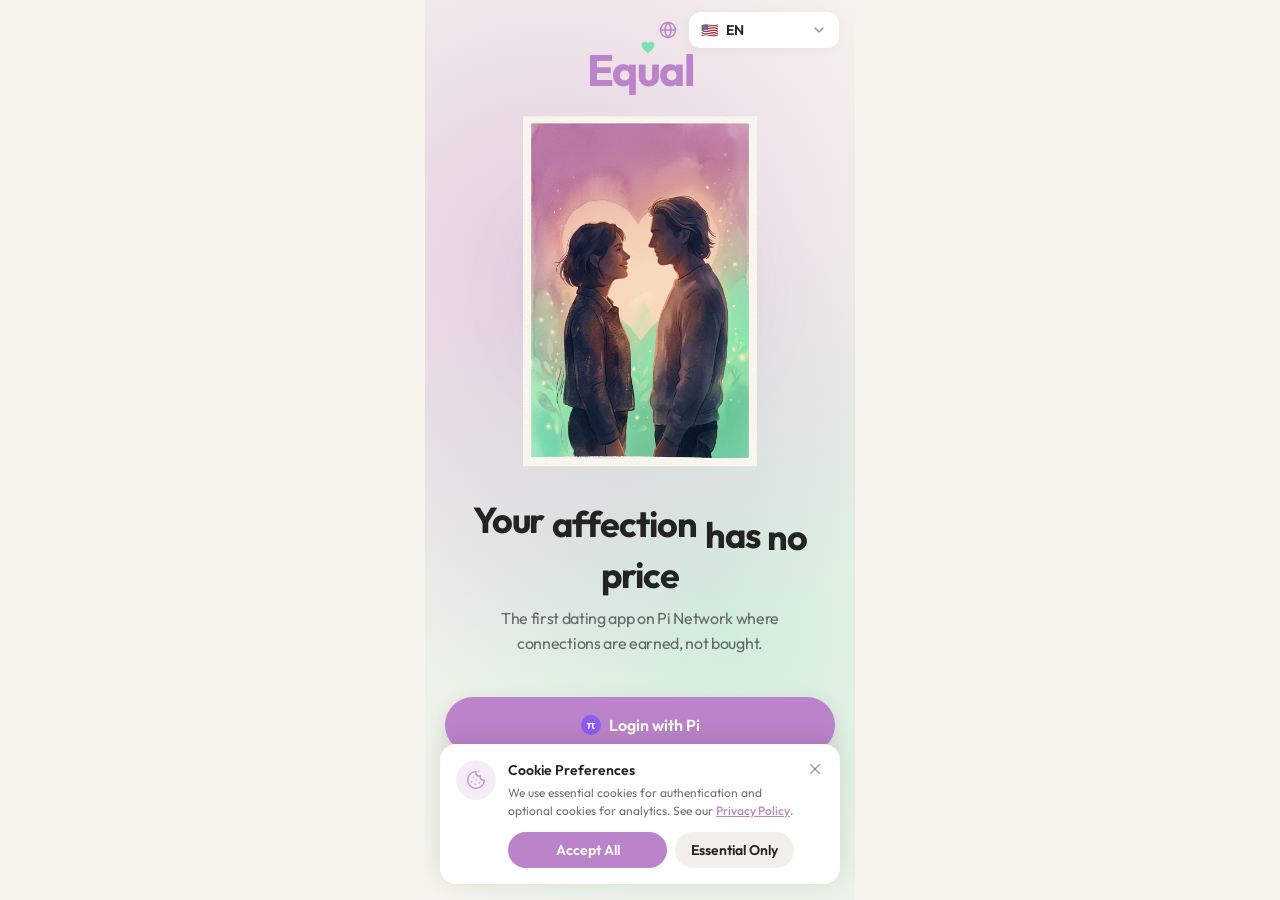
<file: index.html>
<!DOCTYPE html>
<html lang="en">
<head>
  <meta charset="UTF-8" />
  <meta name="viewport" content="width=device-width, initial-scale=1.0, maximum-scale=1.0, user-scalable=no">
  <meta name="description" content="Equal — The first dating app on Pi Network. Your affection has no price.">
  <meta name="theme-color" content="#BB83C9">
  <title>Equal - Dating on Pi Network</title>
  <link rel="manifest" href="./manifest.json">
  <link rel="apple-touch-icon" href="./apple-touch-icon.png">
  <link href="https://fonts.googleapis.com/css2?family=Outfit:wght@400;500;600;700&display=swap" rel="stylesheet">
  <script src="https://sdk.minepi.com/pi-sdk.js"></script>
  <script type="module" crossorigin src="./assets/index-BO3pRSG7.js"></script>
  <link rel="modulepreload" crossorigin href="./assets/vendor-DPNQLmbw.js">
  <link rel="modulepreload" crossorigin href="./assets/ui-BkP_bIej.js">
  <link rel="modulepreload" crossorigin href="./assets/i18n-B4QmTDM_.js">
  <link rel="stylesheet" crossorigin href="./assets/index-BJmJywMK.css">
</head>
<body>
  <div id="root"></div>
</body>
</html>
</file>
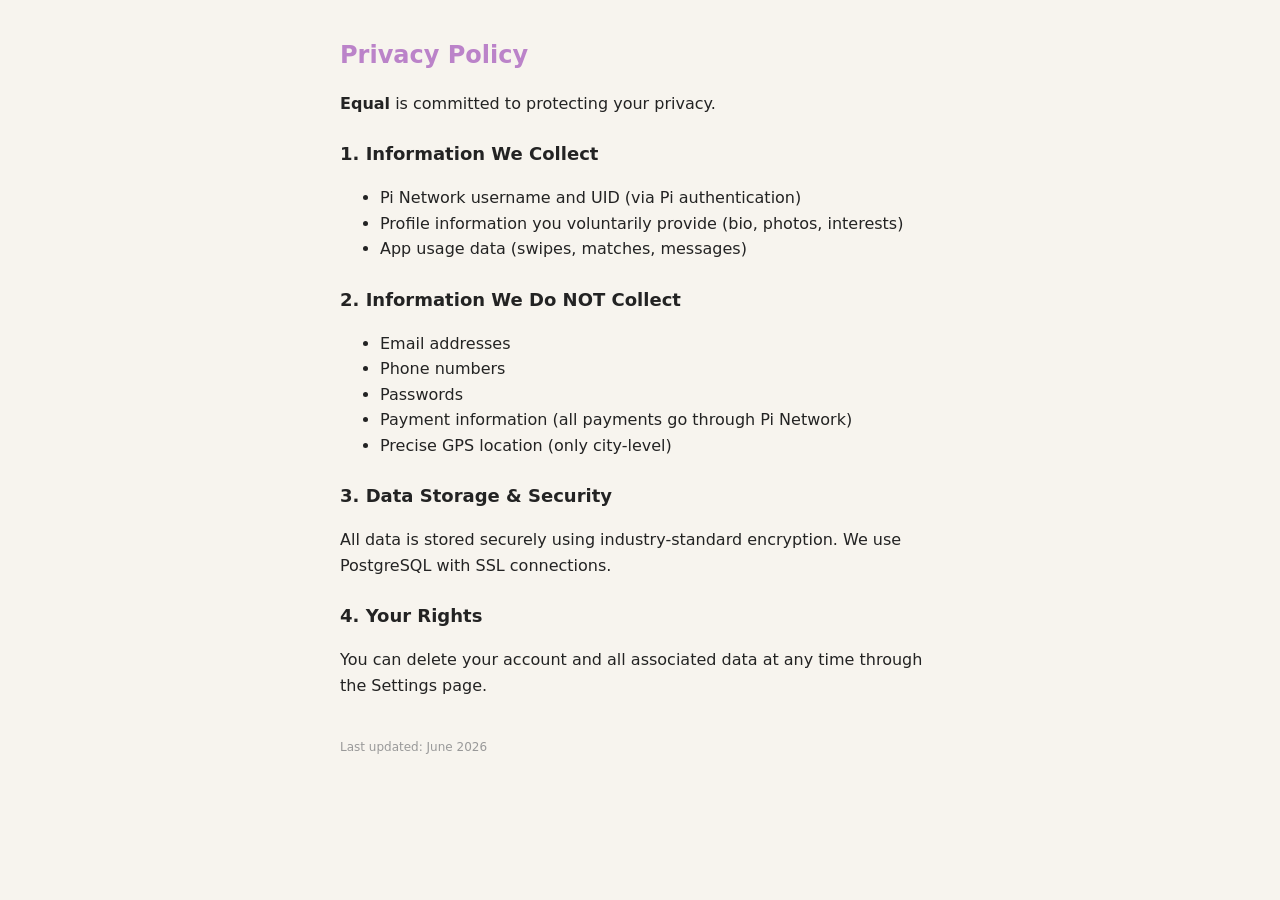
<file: privacy/index.html>
<!DOCTYPE html>
<html>
<head>
<meta charset="UTF-8">
<meta name="viewport" content="width=device-width, initial-scale=1.0">
<title>Privacy Policy - Equal</title>
<style>
body{font-family:system-ui,sans-serif;max-width:600px;margin:0 auto;padding:20px;background:#F7F4EE;color:#232323;line-height:1.6}
h1{color:#BB83C9;font-size:24px}
h2{font-size:18px;margin-top:24px}
section{margin-bottom:20px}
</style>
</head>
<body>
<h1>Privacy Policy</h1>
<p><strong>Equal</strong> is committed to protecting your privacy.</p>

<section>
<h2>1. Information We Collect</h2>
<ul>
<li>Pi Network username and UID (via Pi authentication)</li>
<li>Profile information you voluntarily provide (bio, photos, interests)</li>
<li>App usage data (swipes, matches, messages)</li>
</ul>
</section>

<section>
<h2>2. Information We Do NOT Collect</h2>
<ul>
<li>Email addresses</li>
<li>Phone numbers</li>
<li>Passwords</li>
<li>Payment information (all payments go through Pi Network)</li>
<li>Precise GPS location (only city-level)</li>
</ul>
</section>

<section>
<h2>3. Data Storage & Security</h2>
<p>All data is stored securely using industry-standard encryption. We use PostgreSQL with SSL connections.</p>
</section>

<section>
<h2>4. Your Rights</h2>
<p>You can delete your account and all associated data at any time through the Settings page.</p>
</section>

<p style="color:#999;font-size:12px;margin-top:40px">Last updated: June 2026</p>
</body>
</html>
</file>
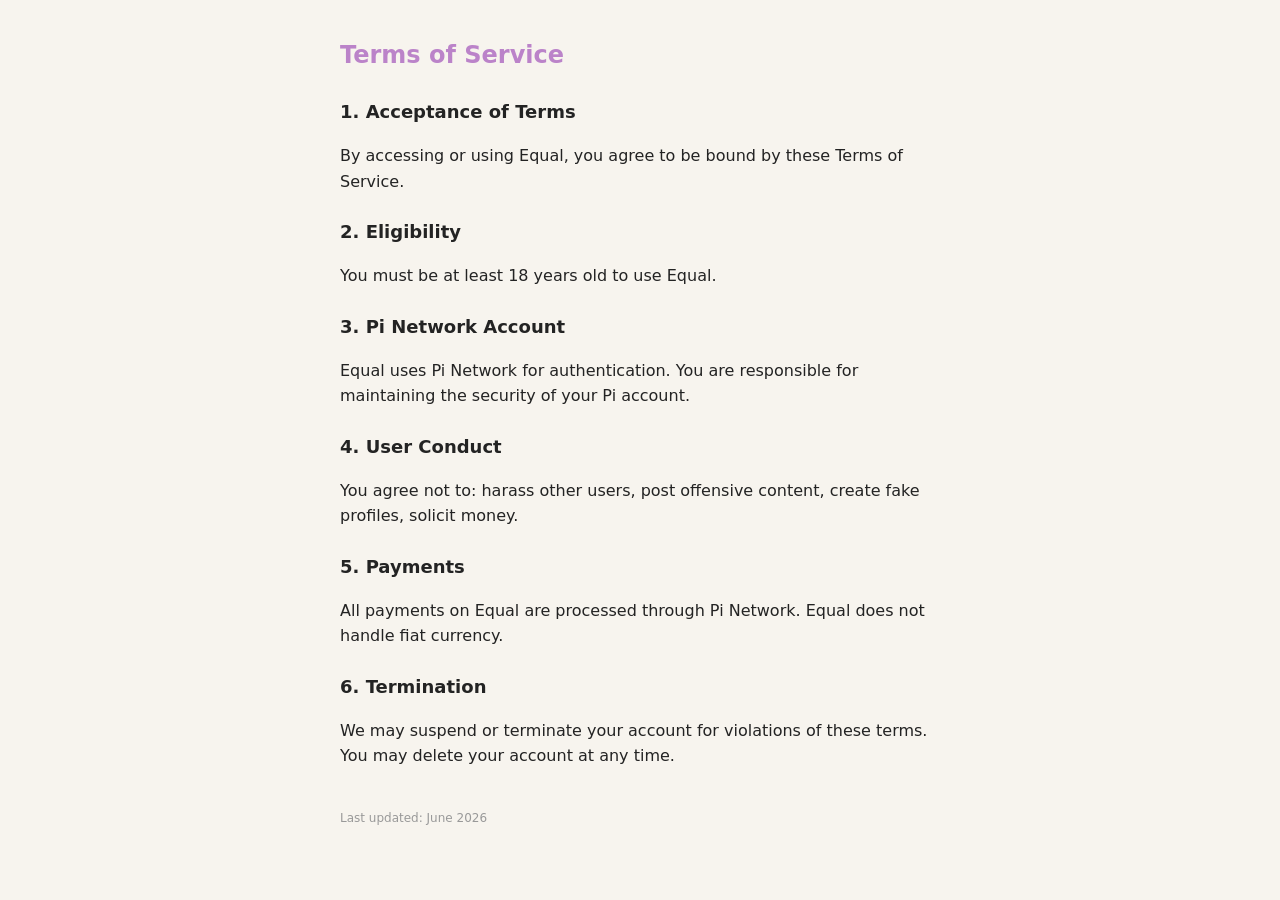
<file: terms/index.html>
<!DOCTYPE html>
<html>
<head>
<meta charset="UTF-8">
<meta name="viewport" content="width=device-width, initial-scale=1.0">
<title>Terms of Service - Equal</title>
<style>
body{font-family:system-ui,sans-serif;max-width:600px;margin:0 auto;padding:20px;background:#F7F4EE;color:#232323;line-height:1.6}
h1{color:#BB83C9;font-size:24px}
h2{font-size:18px;margin-top:24px}
section{margin-bottom:20px}
</style>
</head>
<body>
<h1>Terms of Service</h1>

<section>
<h2>1. Acceptance of Terms</h2>
<p>By accessing or using Equal, you agree to be bound by these Terms of Service.</p>
</section>

<section>
<h2>2. Eligibility</h2>
<p>You must be at least 18 years old to use Equal.</p>
</section>

<section>
<h2>3. Pi Network Account</h2>
<p>Equal uses Pi Network for authentication. You are responsible for maintaining the security of your Pi account.</p>
</section>

<section>
<h2>4. User Conduct</h2>
<p>You agree not to: harass other users, post offensive content, create fake profiles, solicit money.</p>
</section>

<section>
<h2>5. Payments</h2>
<p>All payments on Equal are processed through Pi Network. Equal does not handle fiat currency.</p>
</section>

<section>
<h2>6. Termination</h2>
<p>We may suspend or terminate your account for violations of these terms. You may delete your account at any time.</p>
</section>

<p style="color:#999;font-size:12px;margin-top:40px">Last updated: June 2026</p>
</body>
</html>
</file>
<file: assets/index-BJmJywMK.css>
*,:before,:after{--tw-border-spacing-x: 0;--tw-border-spacing-y: 0;--tw-translate-x: 0;--tw-translate-y: 0;--tw-rotate: 0;--tw-skew-x: 0;--tw-skew-y: 0;--tw-scale-x: 1;--tw-scale-y: 1;--tw-pan-x: ;--tw-pan-y: ;--tw-pinch-zoom: ;--tw-scroll-snap-strictness: proximity;--tw-gradient-from-position: ;--tw-gradient-via-position: ;--tw-gradient-to-position: ;--tw-ordinal: ;--tw-slashed-zero: ;--tw-numeric-figure: ;--tw-numeric-spacing: ;--tw-numeric-fraction: ;--tw-ring-inset: ;--tw-ring-offset-width: 0px;--tw-ring-offset-color: #fff;--tw-ring-color: rgb(59 130 246 / .5);--tw-ring-offset-shadow: 0 0 #0000;--tw-ring-shadow: 0 0 #0000;--tw-shadow: 0 0 #0000;--tw-shadow-colored: 0 0 #0000;--tw-blur: ;--tw-brightness: ;--tw-contrast: ;--tw-grayscale: ;--tw-hue-rotate: ;--tw-invert: ;--tw-saturate: ;--tw-sepia: ;--tw-drop-shadow: ;--tw-backdrop-blur: ;--tw-backdrop-brightness: ;--tw-backdrop-contrast: ;--tw-backdrop-grayscale: ;--tw-backdrop-hue-rotate: ;--tw-backdrop-invert: ;--tw-backdrop-opacity: ;--tw-backdrop-saturate: ;--tw-backdrop-sepia: ;--tw-contain-size: ;--tw-contain-layout: ;--tw-contain-paint: ;--tw-contain-style: }::backdrop{--tw-border-spacing-x: 0;--tw-border-spacing-y: 0;--tw-translate-x: 0;--tw-translate-y: 0;--tw-rotate: 0;--tw-skew-x: 0;--tw-skew-y: 0;--tw-scale-x: 1;--tw-scale-y: 1;--tw-pan-x: ;--tw-pan-y: ;--tw-pinch-zoom: ;--tw-scroll-snap-strictness: proximity;--tw-gradient-from-position: ;--tw-gradient-via-position: ;--tw-gradient-to-position: ;--tw-ordinal: ;--tw-slashed-zero: ;--tw-numeric-figure: ;--tw-numeric-spacing: ;--tw-numeric-fraction: ;--tw-ring-inset: ;--tw-ring-offset-width: 0px;--tw-ring-offset-color: #fff;--tw-ring-color: rgb(59 130 246 / .5);--tw-ring-offset-shadow: 0 0 #0000;--tw-ring-shadow: 0 0 #0000;--tw-shadow: 0 0 #0000;--tw-shadow-colored: 0 0 #0000;--tw-blur: ;--tw-brightness: ;--tw-contrast: ;--tw-grayscale: ;--tw-hue-rotate: ;--tw-invert: ;--tw-saturate: ;--tw-sepia: ;--tw-drop-shadow: ;--tw-backdrop-blur: ;--tw-backdrop-brightness: ;--tw-backdrop-contrast: ;--tw-backdrop-grayscale: ;--tw-backdrop-hue-rotate: ;--tw-backdrop-invert: ;--tw-backdrop-opacity: ;--tw-backdrop-saturate: ;--tw-backdrop-sepia: ;--tw-contain-size: ;--tw-contain-layout: ;--tw-contain-paint: ;--tw-contain-style: }*,:before,:after{box-sizing:border-box;border-width:0;border-style:solid;border-color:#e5e7eb}:before,:after{--tw-content: ""}html,:host{line-height:1.5;-webkit-text-size-adjust:100%;-moz-tab-size:4;-o-tab-size:4;tab-size:4;font-family:ui-sans-serif,system-ui,sans-serif,"Apple Color Emoji","Segoe UI Emoji",Segoe UI Symbol,"Noto Color Emoji";font-feature-settings:normal;font-variation-settings:normal;-webkit-tap-highlight-color:transparent}body{margin:0;line-height:inherit}hr{height:0;color:inherit;border-top-width:1px}abbr:where([title]){-webkit-text-decoration:underline dotted;text-decoration:underline dotted}h1,h2,h3,h4,h5,h6{font-size:inherit;font-weight:inherit}a{color:inherit;text-decoration:inherit}b,strong{font-weight:bolder}code,kbd,samp,pre{font-family:JetBrains Mono,ui-monospace,monospace;font-feature-settings:normal;font-variation-settings:normal;font-size:1em}small{font-size:80%}sub,sup{font-size:75%;line-height:0;position:relative;vertical-align:baseline}sub{bottom:-.25em}sup{top:-.5em}table{text-indent:0;border-color:inherit;border-collapse:collapse}button,input,optgroup,select,textarea{font-family:inherit;font-feature-settings:inherit;font-variation-settings:inherit;font-size:100%;font-weight:inherit;line-height:inherit;letter-spacing:inherit;color:inherit;margin:0;padding:0}button,select{text-transform:none}button,input:where([type=button]),input:where([type=reset]),input:where([type=submit]){-webkit-appearance:button;background-color:transparent;background-image:none}:-moz-focusring{outline:auto}:-moz-ui-invalid{box-shadow:none}progress{vertical-align:baseline}::-webkit-inner-spin-button,::-webkit-outer-spin-button{height:auto}[type=search]{-webkit-appearance:textfield;outline-offset:-2px}::-webkit-search-decoration{-webkit-appearance:none}::-webkit-file-upload-button{-webkit-appearance:button;font:inherit}summary{display:list-item}blockquote,dl,dd,h1,h2,h3,h4,h5,h6,hr,figure,p,pre{margin:0}fieldset{margin:0;padding:0}legend{padding:0}ol,ul,menu{list-style:none;margin:0;padding:0}dialog{padding:0}textarea{resize:vertical}input::-moz-placeholder,textarea::-moz-placeholder{opacity:1;color:#9ca3af}input::placeholder,textarea::placeholder{opacity:1;color:#9ca3af}button,[role=button]{cursor:pointer}:disabled{cursor:default}img,svg,video,canvas,audio,iframe,embed,object{display:block;vertical-align:middle}img,video{max-width:100%;height:auto}[hidden]:where(:not([hidden=until-found])){display:none}:root{--background: 40 23% 95%;--foreground: 0 0% 14%;--card: 0 0% 100%;--card-foreground: 0 0% 14%;--popover: 0 0% 100%;--popover-foreground: 0 0% 14%;--primary: 288 36% 65%;--primary-foreground: 0 0% 100%;--secondary: 155 62% 69%;--secondary-foreground: 0 0% 14%;--muted: 37 18% 88%;--muted-foreground: 0 0% 14%;--accent: 288 36% 65%;--accent-foreground: 0 0% 100%;--destructive: 0 72% 66%;--destructive-foreground: 0 0% 100%;--border: 37 18% 88%;--input: 37 18% 88%;--ring: 288 36% 65%;--radius: .625rem;--sidebar-background: 40 23% 95%;--sidebar-foreground: 0 0% 14%;--sidebar-primary: 288 36% 65%;--sidebar-primary-foreground: 0 0% 100%;--sidebar-accent: 37 18% 88%;--sidebar-accent-foreground: 0 0% 14%;--sidebar-border: 37 18% 88%;--sidebar-ring: 288 36% 65%;--mauve: #BB83C9;--mauve-light: #D4A8DE;--mauve-dark: #9A63A8;--emerald: #7DE0B3;--emerald-light: #A8EBCC;--emerald-dark: #5BC492;--charcoal: #232323;--charcoal-rgb: 35, 35, 35;--charcoal-light: #3A3A3A;--linen: #F7F4EE;--linen-rgb-main: 247, 244, 238;--linen-dark: #E8E2D8;--linen-rgb: 232, 226, 216;--card-rgb: 255, 255, 255;--card-bg: #FFFFFF;--error: #E86A6A;--warning: #F0B84A;--sky: #7BC4E8}.dark{--background: 240 25% 14%;--foreground: 0 0% 88%;--card: 222 41% 17%;--card-foreground: 0 0% 88%;--popover: 222 41% 17%;--popover-foreground: 0 0% 88%;--primary: 288 36% 65%;--primary-foreground: 0 0% 100%;--secondary: 155 62% 69%;--secondary-foreground: 0 0% 14%;--muted: 240 15% 22%;--muted-foreground: 0 0% 88%;--accent: 288 36% 65%;--accent-foreground: 0 0% 100%;--destructive: 0 72% 66%;--destructive-foreground: 0 0% 100%;--border: 240 15% 22%;--input: 240 15% 22%;--ring: 288 36% 65%;--sidebar-background: 240 25% 14%;--sidebar-foreground: 0 0% 88%;--sidebar-primary: 288 36% 65%;--sidebar-primary-foreground: 0 0% 100%;--sidebar-accent: 240 15% 22%;--sidebar-accent-foreground: 0 0% 88%;--sidebar-border: 240 15% 22%;--sidebar-ring: 288 36% 65%;--mauve: #BB83C9;--mauve-light: #D4A8DE;--mauve-dark: #9A63A8;--emerald: #7DE0B3;--emerald-light: #A8EBCC;--emerald-dark: #5BC492;--charcoal: #E0E0E0;--charcoal-rgb: 224, 224, 224;--charcoal-light: #A0A0B0;--linen: #1a1a2e;--linen-rgb-main: 26, 26, 46;--linen-dark: #16213e;--linen-rgb: 22, 33, 62;--card-rgb: 34, 41, 59;--card-bg: #22293B;--error: #E86A6A;--warning: #F0B84A;--sky: #7BC4E8}*{border-color:hsl(var(--border));-ms-overflow-style:none;scrollbar-width:none}*::-webkit-scrollbar{display:none}html{-webkit-tap-highlight-color:transparent;text-rendering:optimizeLegibility;-webkit-font-smoothing:antialiased;-moz-osx-font-smoothing:grayscale}body{font-family:Outfit,system-ui,sans-serif;background-color:var(--linen);color:var(--charcoal);overscroll-behavior-y:none;touch-action:manipulation}.container{width:100%}@media(min-width:640px){.container{max-width:640px}}@media(min-width:768px){.container{max-width:768px}}@media(min-width:1024px){.container{max-width:1024px}}@media(min-width:1280px){.container{max-width:1280px}}@media(min-width:1536px){.container{max-width:1536px}}.sr-only{position:absolute;width:1px;height:1px;padding:0;margin:-1px;overflow:hidden;clip:rect(0,0,0,0);white-space:nowrap;border-width:0}.pointer-events-none{pointer-events:none}.pointer-events-auto{pointer-events:auto}.visible{visibility:visible}.invisible{visibility:hidden}.static{position:static}.fixed{position:fixed}.absolute{position:absolute}.relative{position:relative}.sticky{position:sticky}.inset-0{inset:0}.inset-x-0{left:0;right:0}.inset-y-0{top:0;bottom:0}.-bottom-0\.5{bottom:-.125rem}.-bottom-12{bottom:-3rem}.-bottom-8{bottom:-2rem}.-left-12{left:-3rem}.-left-8{left:-2rem}.-right-0\.5{right:-.125rem}.-right-1{right:-.25rem}.-right-12{right:-3rem}.-right-2{right:-.5rem}.-right-3{right:-.75rem}.-right-5{right:-1.25rem}.-right-6{right:-1.5rem}.-top-0\.5{top:-.125rem}.-top-1{top:-.25rem}.-top-1\.5{top:-.375rem}.-top-12{top:-3rem}.-top-2{top:-.5rem}.-top-5{top:-1.25rem}.bottom-0{bottom:0}.bottom-0\.5{bottom:.125rem}.bottom-20{bottom:5rem}.bottom-3{bottom:.75rem}.bottom-4{bottom:1rem}.left-0{left:0}.left-1\/2{left:50%}.left-2{left:.5rem}.left-3{left:.75rem}.left-4{left:1rem}.left-6{left:1.5rem}.left-\[50\%\]{left:50%}.right-0{right:0}.right-0\.5{right:.125rem}.right-1{right:.25rem}.right-2{right:.5rem}.right-20{right:5rem}.right-3{right:.75rem}.right-4{right:1rem}.right-5{right:1.25rem}.right-6{right:1.5rem}.top-0{top:0}.top-0\.5{top:.125rem}.top-1\.5{top:.375rem}.top-1\/2{top:50%}.top-12{top:3rem}.top-14{top:3.5rem}.top-16{top:4rem}.top-2{top:.5rem}.top-3{top:.75rem}.top-3\.5{top:.875rem}.top-4{top:1rem}.top-6{top:1.5rem}.top-\[1px\]{top:1px}.top-\[50\%\]{top:50%}.top-\[60\%\]{top:60%}.top-full{top:100%}.isolate{isolation:isolate}.z-0{z-index:0}.z-10{z-index:10}.z-20{z-index:20}.z-30{z-index:30}.z-40{z-index:40}.z-50{z-index:50}.z-\[1\]{z-index:1}.z-\[200\]{z-index:200}.z-\[201\]{z-index:201}.z-\[300\]{z-index:300}.z-\[60\]{z-index:60}.order-first{order:-9999}.order-last{order:9999}.col-start-2{grid-column-start:2}.row-span-2{grid-row:span 2 / span 2}.row-start-1{grid-row-start:1}.\!m-0{margin:0!important}.-mx-1{margin-left:-.25rem;margin-right:-.25rem}.-mx-5{margin-left:-1.25rem;margin-right:-1.25rem}.-my-2{margin-top:-.5rem;margin-bottom:-.5rem}.mx-0{margin-left:0;margin-right:0}.mx-2{margin-left:.5rem;margin-right:.5rem}.mx-3\.5{margin-left:.875rem;margin-right:.875rem}.mx-5{margin-left:1.25rem;margin-right:1.25rem}.mx-auto{margin-left:auto;margin-right:auto}.my-0{margin-top:0;margin-bottom:0}.my-0\.5{margin-top:.125rem;margin-bottom:.125rem}.my-1{margin-top:.25rem;margin-bottom:.25rem}.my-3{margin-top:.75rem;margin-bottom:.75rem}.my-4{margin-top:1rem;margin-bottom:1rem}.my-5{margin-top:1.25rem;margin-bottom:1.25rem}.-ml-4{margin-left:-1rem}.-mr-4{margin-right:-1rem}.-mt-4{margin-top:-1rem}.-mt-5{margin-top:-1.25rem}.mb-0\.5{margin-bottom:.125rem}.mb-1{margin-bottom:.25rem}.mb-1\.5{margin-bottom:.375rem}.mb-10{margin-bottom:2.5rem}.mb-2{margin-bottom:.5rem}.mb-3{margin-bottom:.75rem}.mb-4{margin-bottom:1rem}.mb-5{margin-bottom:1.25rem}.mb-6{margin-bottom:1.5rem}.mb-8{margin-bottom:2rem}.ml-0\.5{margin-left:.125rem}.ml-1{margin-left:.25rem}.ml-2{margin-left:.5rem}.ml-3{margin-left:.75rem}.ml-4{margin-left:1rem}.ml-auto{margin-left:auto}.mr-1{margin-right:.25rem}.mr-2{margin-right:.5rem}.mt-0\.5{margin-top:.125rem}.mt-1{margin-top:.25rem}.mt-1\.5{margin-top:.375rem}.mt-10{margin-top:2.5rem}.mt-2{margin-top:.5rem}.mt-3{margin-top:.75rem}.mt-4{margin-top:1rem}.mt-5{margin-top:1.25rem}.mt-6{margin-top:1.5rem}.mt-8{margin-top:2rem}.mt-auto{margin-top:auto}.line-clamp-1{overflow:hidden;display:-webkit-box;-webkit-box-orient:vertical;-webkit-line-clamp:1}.line-clamp-2{overflow:hidden;display:-webkit-box;-webkit-box-orient:vertical;-webkit-line-clamp:2}.block{display:block}.inline-block{display:inline-block}.inline{display:inline}.flex{display:flex}.inline-flex{display:inline-flex}.table{display:table}.table-caption{display:table-caption}.table-cell{display:table-cell}.table-row{display:table-row}.grid{display:grid}.hidden{display:none}.aspect-square{aspect-ratio:1 / 1}.aspect-video{aspect-ratio:16 / 9}.size-10{width:2.5rem;height:2.5rem}.size-2{width:.5rem;height:.5rem}.size-2\.5{width:.625rem;height:.625rem}.size-3{width:.75rem;height:.75rem}.size-3\.5{width:.875rem;height:.875rem}.size-4{width:1rem;height:1rem}.size-6{width:1.5rem;height:1.5rem}.size-7{width:1.75rem;height:1.75rem}.size-8{width:2rem;height:2rem}.size-9{width:2.25rem;height:2.25rem}.size-auto{width:auto;height:auto}.size-full{width:100%;height:100%}.h-0\.5{height:.125rem}.h-1{height:.25rem}.h-1\.5{height:.375rem}.h-10{height:2.5rem}.h-11{height:2.75rem}.h-12{height:3rem}.h-14{height:3.5rem}.h-16{height:4rem}.h-2{height:.5rem}.h-2\.5{height:.625rem}.h-20{height:5rem}.h-24{height:6rem}.h-28{height:7rem}.h-3\.5{height:.875rem}.h-32{height:8rem}.h-4{height:1rem}.h-40{height:10rem}.h-5{height:1.25rem}.h-6{height:1.5rem}.h-7{height:1.75rem}.h-8{height:2rem}.h-9{height:2.25rem}.h-\[1\.15rem\]{height:1.15rem}.h-\[100px\]{height:100px}.h-\[120px\]{height:120px}.h-\[18px\]{height:18px}.h-\[200px\]{height:200px}.h-\[52px\]{height:52px}.h-\[60px\]{height:60px}.h-\[72px\]{height:72px}.h-\[calc\(100\%-1px\)\]{height:calc(100% - 1px)}.h-\[var\(--radix-navigation-menu-viewport-height\)\]{height:var(--radix-navigation-menu-viewport-height)}.h-\[var\(--radix-select-trigger-height\)\]{height:var(--radix-select-trigger-height)}.h-auto{height:auto}.h-full{height:100%}.h-px{height:1px}.h-svh{height:100svh}.max-h-80{max-height:20rem}.max-h-\[300px\]{max-height:300px}.max-h-\[360px\]{max-height:360px}.max-h-\[80vh\]{max-height:80vh}.max-h-\[90vh\]{max-height:90vh}.max-h-full{max-height:100%}.min-h-0{min-height:0px}.min-h-16{min-height:4rem}.min-h-4{min-height:1rem}.min-h-\[100dvh\]{min-height:100dvh}.min-h-\[120px\]{min-height:120px}.min-h-\[24px\]{min-height:24px}.min-h-screen{min-height:100vh}.min-h-svh{min-height:100svh}.w-0{width:0px}.w-1{width:.25rem}.w-1\.5{width:.375rem}.w-10{width:2.5rem}.w-11{width:2.75rem}.w-12{width:3rem}.w-14{width:3.5rem}.w-16{width:4rem}.w-2{width:.5rem}.w-2\.5{width:.625rem}.w-20{width:5rem}.w-24{width:6rem}.w-28{width:7rem}.w-3{width:.75rem}.w-3\.5{width:.875rem}.w-3\/4{width:75%}.w-32{width:8rem}.w-4{width:1rem}.w-40{width:10rem}.w-48{width:12rem}.w-5{width:1.25rem}.w-6{width:1.5rem}.w-64{width:16rem}.w-7{width:1.75rem}.w-72{width:18rem}.w-8{width:2rem}.w-80{width:20rem}.w-9{width:2.25rem}.w-\[100px\]{width:100px}.w-\[140px\]{width:140px}.w-\[150px\]{width:150px}.w-\[200px\]{width:200px}.w-\[2px\]{width:2px}.w-\[45\%\]{width:45%}.w-\[50\%\]{width:50%}.w-\[60\%\]{width:60%}.w-\[60px\]{width:60px}.w-\[70\%\]{width:70%}.w-\[72px\]{width:72px}.w-\[80px\]{width:80px}.w-\[calc\(100\%-40px\)\]{width:calc(100% - 40px)}.w-auto{width:auto}.w-fit{width:-moz-fit-content;width:fit-content}.w-full{width:100%}.w-max{width:-moz-max-content;width:max-content}.w-px{width:1px}.min-w-0{min-width:0px}.min-w-10{min-width:2.5rem}.min-w-5{min-width:1.25rem}.min-w-8{min-width:2rem}.min-w-9{min-width:2.25rem}.min-w-\[12rem\]{min-width:12rem}.min-w-\[18px\]{min-width:18px}.min-w-\[20px\]{min-width:20px}.min-w-\[8rem\]{min-width:8rem}.min-w-\[var\(--radix-select-trigger-width\)\]{min-width:var(--radix-select-trigger-width)}.max-w-\[240px\]{max-width:240px}.max-w-\[260px\]{max-width:260px}.max-w-\[280px\]{max-width:280px}.max-w-\[300px\]{max-width:300px}.max-w-\[320px\]{max-width:320px}.max-w-\[340px\]{max-width:340px}.max-w-\[360px\]{max-width:360px}.max-w-\[400px\]{max-width:400px}.max-w-\[430px\]{max-width:430px}.max-w-\[75\%\]{max-width:75%}.max-w-\[calc\(100\%-2rem\)\]{max-width:calc(100% - 2rem)}.max-w-full{max-width:100%}.max-w-max{max-width:-moz-max-content;max-width:max-content}.max-w-sm{max-width:24rem}.flex-1{flex:1 1 0%}.flex-\[2\]{flex:2}.flex-shrink-0,.shrink-0{flex-shrink:0}.grow{flex-grow:1}.grow-0{flex-grow:0}.basis-full{flex-basis:100%}.caption-bottom{caption-side:bottom}.border-collapse{border-collapse:collapse}.-translate-x-1\/2{--tw-translate-x: -50%;transform:translate(var(--tw-translate-x),var(--tw-translate-y)) rotate(var(--tw-rotate)) skew(var(--tw-skew-x)) skewY(var(--tw-skew-y)) scaleX(var(--tw-scale-x)) scaleY(var(--tw-scale-y))}.-translate-x-px{--tw-translate-x: -1px;transform:translate(var(--tw-translate-x),var(--tw-translate-y)) rotate(var(--tw-rotate)) skew(var(--tw-skew-x)) skewY(var(--tw-skew-y)) scaleX(var(--tw-scale-x)) scaleY(var(--tw-scale-y))}.-translate-y-1\/2{--tw-translate-y: -50%;transform:translate(var(--tw-translate-x),var(--tw-translate-y)) rotate(var(--tw-rotate)) skew(var(--tw-skew-x)) skewY(var(--tw-skew-y)) scaleX(var(--tw-scale-x)) scaleY(var(--tw-scale-y))}.translate-x-\[-50\%\]{--tw-translate-x: -50%;transform:translate(var(--tw-translate-x),var(--tw-translate-y)) rotate(var(--tw-rotate)) skew(var(--tw-skew-x)) skewY(var(--tw-skew-y)) scaleX(var(--tw-scale-x)) scaleY(var(--tw-scale-y))}.translate-x-px{--tw-translate-x: 1px;transform:translate(var(--tw-translate-x),var(--tw-translate-y)) rotate(var(--tw-rotate)) skew(var(--tw-skew-x)) skewY(var(--tw-skew-y)) scaleX(var(--tw-scale-x)) scaleY(var(--tw-scale-y))}.translate-y-0\.5{--tw-translate-y: .125rem;transform:translate(var(--tw-translate-x),var(--tw-translate-y)) rotate(var(--tw-rotate)) skew(var(--tw-skew-x)) skewY(var(--tw-skew-y)) scaleX(var(--tw-scale-x)) scaleY(var(--tw-scale-y))}.translate-y-\[-50\%\]{--tw-translate-y: -50%;transform:translate(var(--tw-translate-x),var(--tw-translate-y)) rotate(var(--tw-rotate)) skew(var(--tw-skew-x)) skewY(var(--tw-skew-y)) scaleX(var(--tw-scale-x)) scaleY(var(--tw-scale-y))}.translate-y-\[calc\(-50\%_-_2px\)\]{--tw-translate-y: calc(-50% - 2px) ;transform:translate(var(--tw-translate-x),var(--tw-translate-y)) rotate(var(--tw-rotate)) skew(var(--tw-skew-x)) skewY(var(--tw-skew-y)) scaleX(var(--tw-scale-x)) scaleY(var(--tw-scale-y))}.-rotate-90{--tw-rotate: -90deg;transform:translate(var(--tw-translate-x),var(--tw-translate-y)) rotate(var(--tw-rotate)) skew(var(--tw-skew-x)) skewY(var(--tw-skew-y)) scaleX(var(--tw-scale-x)) scaleY(var(--tw-scale-y))}.rotate-45{--tw-rotate: 45deg;transform:translate(var(--tw-translate-x),var(--tw-translate-y)) rotate(var(--tw-rotate)) skew(var(--tw-skew-x)) skewY(var(--tw-skew-y)) scaleX(var(--tw-scale-x)) scaleY(var(--tw-scale-y))}.rotate-90{--tw-rotate: 90deg;transform:translate(var(--tw-translate-x),var(--tw-translate-y)) rotate(var(--tw-rotate)) skew(var(--tw-skew-x)) skewY(var(--tw-skew-y)) scaleX(var(--tw-scale-x)) scaleY(var(--tw-scale-y))}.transform{transform:translate(var(--tw-translate-x),var(--tw-translate-y)) rotate(var(--tw-rotate)) skew(var(--tw-skew-x)) skewY(var(--tw-skew-y)) scaleX(var(--tw-scale-x)) scaleY(var(--tw-scale-y))}@keyframes caret-blink{0%,70%,to{opacity:1}20%,50%{opacity:0}}.animate-caret-blink{animation:caret-blink 1.25s ease-out infinite}@keyframes float{0%,to{transform:translateY(0)}50%{transform:translateY(-6px)}}.animate-float{animation:float 4s ease-in-out infinite}@keyframes logo-breathe{0%,to{transform:scale(1)}50%{transform:scale(1.03)}}.animate-logo-breathe{animation:logo-breathe 3s ease-in-out infinite}@keyframes pulse{50%{opacity:.5}}.animate-pulse{animation:pulse 2s cubic-bezier(.4,0,.6,1) infinite}@keyframes spin{to{transform:rotate(360deg)}}.animate-spin{animation:spin 1s linear infinite}.cursor-default{cursor:default}.cursor-pointer{cursor:pointer}.cursor-text{cursor:text}.touch-none{touch-action:none}.select-none{-webkit-user-select:none;-moz-user-select:none;user-select:none}.resize-none{resize:none}.resize{resize:both}.snap-x{scroll-snap-type:x var(--tw-scroll-snap-strictness)}.snap-mandatory{--tw-scroll-snap-strictness: mandatory}.snap-start{scroll-snap-align:start}.scroll-my-1{scroll-margin-top:.25rem;scroll-margin-bottom:.25rem}.scroll-py-1{scroll-padding-top:.25rem;scroll-padding-bottom:.25rem}.list-disc{list-style-type:disc}.list-none{list-style-type:none}.appearance-none{-webkit-appearance:none;-moz-appearance:none;appearance:none}.auto-rows-min{grid-auto-rows:min-content}.grid-cols-2{grid-template-columns:repeat(2,minmax(0,1fr))}.grid-cols-3{grid-template-columns:repeat(3,minmax(0,1fr))}.grid-cols-5{grid-template-columns:repeat(5,minmax(0,1fr))}.grid-cols-\[0_1fr\]{grid-template-columns:0 1fr}.grid-rows-\[auto_auto\]{grid-template-rows:auto auto}.flex-row{flex-direction:row}.flex-row-reverse{flex-direction:row-reverse}.flex-col{flex-direction:column}.flex-col-reverse{flex-direction:column-reverse}.flex-wrap{flex-wrap:wrap}.place-content-center{place-content:center}.items-start{align-items:flex-start}.items-end{align-items:flex-end}.items-center{align-items:center}.items-stretch{align-items:stretch}.justify-start{justify-content:flex-start}.justify-end{justify-content:flex-end}.justify-center{justify-content:center}.justify-between{justify-content:space-between}.justify-around{justify-content:space-around}.justify-items-start{justify-items:start}.gap-0{gap:0px}.gap-0\.5{gap:.125rem}.gap-1{gap:.25rem}.gap-1\.5{gap:.375rem}.gap-2{gap:.5rem}.gap-2\.5{gap:.625rem}.gap-3{gap:.75rem}.gap-4{gap:1rem}.gap-5{gap:1.25rem}.gap-6{gap:1.5rem}.gap-7{gap:1.75rem}.gap-\[--spacing\(var\(--gap\)\)\]{gap:var(--spacing(var(--gap)))}.gap-\[2px\]{gap:2px}.gap-x-2{-moz-column-gap:.5rem;column-gap:.5rem}.gap-y-0{row-gap:0px}.gap-y-0\.5{row-gap:.125rem}.-space-x-2>:not([hidden])~:not([hidden]){--tw-space-x-reverse: 0;margin-right:calc(-.5rem * var(--tw-space-x-reverse));margin-left:calc(-.5rem * calc(1 - var(--tw-space-x-reverse)))}.-space-x-2\.5>:not([hidden])~:not([hidden]){--tw-space-x-reverse: 0;margin-right:calc(-.625rem * var(--tw-space-x-reverse));margin-left:calc(-.625rem * calc(1 - var(--tw-space-x-reverse)))}.space-y-1>:not([hidden])~:not([hidden]){--tw-space-y-reverse: 0;margin-top:calc(.25rem * calc(1 - var(--tw-space-y-reverse)));margin-bottom:calc(.25rem * var(--tw-space-y-reverse))}.space-y-2>:not([hidden])~:not([hidden]){--tw-space-y-reverse: 0;margin-top:calc(.5rem * calc(1 - var(--tw-space-y-reverse)));margin-bottom:calc(.5rem * var(--tw-space-y-reverse))}.space-y-3>:not([hidden])~:not([hidden]){--tw-space-y-reverse: 0;margin-top:calc(.75rem * calc(1 - var(--tw-space-y-reverse)));margin-bottom:calc(.75rem * var(--tw-space-y-reverse))}.space-y-4>:not([hidden])~:not([hidden]){--tw-space-y-reverse: 0;margin-top:calc(1rem * calc(1 - var(--tw-space-y-reverse)));margin-bottom:calc(1rem * var(--tw-space-y-reverse))}.space-y-5>:not([hidden])~:not([hidden]){--tw-space-y-reverse: 0;margin-top:calc(1.25rem * calc(1 - var(--tw-space-y-reverse)));margin-bottom:calc(1.25rem * var(--tw-space-y-reverse))}.space-y-6>:not([hidden])~:not([hidden]){--tw-space-y-reverse: 0;margin-top:calc(1.5rem * calc(1 - var(--tw-space-y-reverse)));margin-bottom:calc(1.5rem * var(--tw-space-y-reverse))}.space-y-8>:not([hidden])~:not([hidden]){--tw-space-y-reverse: 0;margin-top:calc(2rem * calc(1 - var(--tw-space-y-reverse)));margin-bottom:calc(2rem * var(--tw-space-y-reverse))}.self-start{align-self:flex-start}.self-stretch{align-self:stretch}.justify-self-end{justify-self:end}.overflow-auto{overflow:auto}.overflow-hidden{overflow:hidden}.overflow-x-auto{overflow-x:auto}.overflow-y-auto{overflow-y:auto}.overflow-x-hidden{overflow-x:hidden}.truncate{overflow:hidden;text-overflow:ellipsis;white-space:nowrap}.whitespace-nowrap{white-space:nowrap}.whitespace-pre-wrap{white-space:pre-wrap}.text-balance{text-wrap:balance}.break-words{overflow-wrap:break-word}.break-all{word-break:break-all}.rounded{border-radius:.25rem}.rounded-2xl{border-radius:1rem}.rounded-3xl{border-radius:1.5rem}.rounded-\[10px\]{border-radius:10px}.rounded-\[12px\]{border-radius:12px}.rounded-\[14px\]{border-radius:14px}.rounded-\[16px\]{border-radius:16px}.rounded-\[18px\]{border-radius:18px}.rounded-\[20px\]{border-radius:20px}.rounded-\[24px\]{border-radius:24px}.rounded-\[2px\]{border-radius:2px}.rounded-\[4px\]{border-radius:4px}.rounded-\[calc\(var\(--radius\)-5px\)\]{border-radius:calc(var(--radius) - 5px)}.rounded-\[inherit\]{border-radius:inherit}.rounded-full{border-radius:9999px}.rounded-lg{border-radius:var(--radius)}.rounded-md{border-radius:calc(var(--radius) - 2px)}.rounded-none{border-radius:0}.rounded-sm{border-radius:calc(var(--radius) - 4px)}.rounded-xl{border-radius:calc(var(--radius) + 4px)}.rounded-xs{border-radius:calc(var(--radius) - 6px)}.rounded-b-none{border-bottom-right-radius:0;border-bottom-left-radius:0}.rounded-l-md{border-top-left-radius:calc(var(--radius) - 2px);border-bottom-left-radius:calc(var(--radius) - 2px)}.rounded-r-md{border-top-right-radius:calc(var(--radius) - 2px);border-bottom-right-radius:calc(var(--radius) - 2px)}.rounded-t-3xl{border-top-left-radius:1.5rem;border-top-right-radius:1.5rem}.rounded-t-\[24px\]{border-top-left-radius:24px;border-top-right-radius:24px}.rounded-tl-sm{border-top-left-radius:calc(var(--radius) - 4px)}.border{border-width:1px}.border-0{border-width:0px}.border-2{border-width:2px}.border-4{border-width:4px}.border-\[1\.5px\]{border-width:1.5px}.border-\[3px\]{border-width:3px}.border-y{border-top-width:1px;border-bottom-width:1px}.border-b{border-bottom-width:1px}.border-l{border-left-width:1px}.border-r{border-right-width:1px}.border-t{border-top-width:1px}.border-dashed{border-style:dashed}.border-\[\#7DE0B3\]{--tw-border-opacity: 1;border-color:rgb(125 224 179 / var(--tw-border-opacity, 1))}.border-\[\#BB83C9\]{--tw-border-opacity: 1;border-color:rgb(187 131 201 / var(--tw-border-opacity, 1))}.border-\[\#E86A6A\]{--tw-border-opacity: 1;border-color:rgb(232 106 106 / var(--tw-border-opacity, 1))}.border-\[\#F0B84A40\]{border-color:#f0b84a40}.border-\[rgba\(232\,106\,106\,0\.3\)\]{border-color:#e86a6a4d}.border-\[var\(--charcoal\)\]{border-color:var(--charcoal)}.border-\[var\(--linen-dark\)\]{border-color:var(--linen-dark)}.border-border{border-color:hsl(var(--border))}.border-border\/50{border-color:hsl(var(--border) / .5)}.border-input{border-color:hsl(var(--input))}.border-primary{border-color:hsl(var(--primary))}.border-sidebar-border{border-color:hsl(var(--sidebar-border))}.border-transparent{border-color:transparent}.border-white{--tw-border-opacity: 1;border-color:rgb(255 255 255 / var(--tw-border-opacity, 1))}.border-l-transparent{border-left-color:transparent}.border-t-transparent{border-top-color:transparent}.bg-\[\#7DE0B3\]{--tw-bg-opacity: 1;background-color:rgb(125 224 179 / var(--tw-bg-opacity, 1))}.bg-\[\#BB83C9\]{--tw-bg-opacity: 1;background-color:rgb(187 131 201 / var(--tw-bg-opacity, 1))}.bg-\[\#BB83C9\]\/10{background-color:#bb83c91a}.bg-\[\#E86A6A\]{--tw-bg-opacity: 1;background-color:rgb(232 106 106 / var(--tw-bg-opacity, 1))}.bg-\[\#F0B84A15\]{background-color:#f0b84a15}.bg-\[\#F0B84A\]{--tw-bg-opacity: 1;background-color:rgb(240 184 74 / var(--tw-bg-opacity, 1))}.bg-\[\#F6F3EE\]{--tw-bg-opacity: 1;background-color:rgb(246 243 238 / var(--tw-bg-opacity, 1))}.bg-\[rgba\(125\,224\,179\,0\.15\)\]{background-color:#7de0b326}.bg-\[rgba\(232\,106\,106\,0\.15\)\]{background-color:#e86a6a26}.bg-\[rgba\(240\,184\,74\,0\.15\)\]{background-color:#f0b84a26}.bg-\[var\(--charcoal\)\]{background-color:var(--charcoal)}.bg-\[var\(--linen-dark\)\]{background-color:var(--linen-dark)}.bg-accent{background-color:hsl(var(--accent))}.bg-background{background-color:hsl(var(--background))}.bg-black\/50{background-color:#00000080}.bg-border{background-color:hsl(var(--border))}.bg-card{background-color:hsl(var(--card))}.bg-destructive{--tw-bg-opacity: 1;background-color:hsl(var(--destructive) / var(--tw-bg-opacity, 1))}.bg-foreground{background-color:hsl(var(--foreground))}.bg-input{background-color:hsl(var(--input))}.bg-muted{background-color:hsl(var(--muted))}.bg-muted\/50{background-color:hsl(var(--muted) / .5)}.bg-popover{background-color:hsl(var(--popover))}.bg-primary{background-color:hsl(var(--primary))}.bg-primary\/20{background-color:hsl(var(--primary) / .2)}.bg-secondary{background-color:hsl(var(--secondary))}.bg-sidebar{background-color:hsl(var(--sidebar-background))}.bg-sidebar-border{background-color:hsl(var(--sidebar-border))}.bg-transparent{background-color:transparent}.bg-white{--tw-bg-opacity: 1;background-color:rgb(255 255 255 / var(--tw-bg-opacity, 1))}.bg-gradient-to-t{background-image:linear-gradient(to top,var(--tw-gradient-stops))}.from-black\/50{--tw-gradient-from: rgb(0 0 0 / .5) var(--tw-gradient-from-position);--tw-gradient-to: rgb(0 0 0 / 0) var(--tw-gradient-to-position);--tw-gradient-stops: var(--tw-gradient-from), var(--tw-gradient-to)}.from-purple-400{--tw-gradient-from: #c084fc var(--tw-gradient-from-position);--tw-gradient-to: rgb(192 132 252 / 0) var(--tw-gradient-to-position);--tw-gradient-stops: var(--tw-gradient-from), var(--tw-gradient-to)}.to-pink-400{--tw-gradient-to: #f472b6 var(--tw-gradient-to-position)}.to-transparent{--tw-gradient-to: transparent var(--tw-gradient-to-position)}.fill-current{fill:currentColor}.fill-foreground{fill:hsl(var(--foreground))}.fill-primary{fill:hsl(var(--primary))}.object-contain{-o-object-fit:contain;object-fit:contain}.object-cover{-o-object-fit:cover;object-fit:cover}.p-0{padding:0}.p-1{padding:.25rem}.p-2{padding:.5rem}.p-3{padding:.75rem}.p-4{padding:1rem}.p-5{padding:1.25rem}.p-6{padding:1.5rem}.p-\[3px\]{padding:3px}.p-px{padding:1px}.px-1{padding-left:.25rem;padding-right:.25rem}.px-1\.5{padding-left:.375rem;padding-right:.375rem}.px-10{padding-left:2.5rem;padding-right:2.5rem}.px-2{padding-left:.5rem;padding-right:.5rem}.px-2\.5{padding-left:.625rem;padding-right:.625rem}.px-3{padding-left:.75rem;padding-right:.75rem}.px-3\.5{padding-left:.875rem;padding-right:.875rem}.px-4{padding-left:1rem;padding-right:1rem}.px-5{padding-left:1.25rem;padding-right:1.25rem}.px-6{padding-left:1.5rem;padding-right:1.5rem}.px-8{padding-left:2rem;padding-right:2rem}.py-0\.5{padding-top:.125rem;padding-bottom:.125rem}.py-1{padding-top:.25rem;padding-bottom:.25rem}.py-1\.5{padding-top:.375rem;padding-bottom:.375rem}.py-10{padding-top:2.5rem;padding-bottom:2.5rem}.py-12{padding-top:3rem;padding-bottom:3rem}.py-16{padding-top:4rem;padding-bottom:4rem}.py-2{padding-top:.5rem;padding-bottom:.5rem}.py-2\.5{padding-top:.625rem;padding-bottom:.625rem}.py-3{padding-top:.75rem;padding-bottom:.75rem}.py-3\.5{padding-top:.875rem;padding-bottom:.875rem}.py-4{padding-top:1rem;padding-bottom:1rem}.py-5{padding-top:1.25rem;padding-bottom:1.25rem}.py-6{padding-top:1.5rem;padding-bottom:1.5rem}.py-8{padding-top:2rem;padding-bottom:2rem}.pb-1{padding-bottom:.25rem}.pb-10{padding-bottom:2.5rem}.pb-2{padding-bottom:.5rem}.pb-2\.5{padding-bottom:.625rem}.pb-28{padding-bottom:7rem}.pb-3{padding-bottom:.75rem}.pb-4{padding-bottom:1rem}.pb-5{padding-bottom:1.25rem}.pb-6{padding-bottom:1.5rem}.pb-8{padding-bottom:2rem}.pl-11{padding-left:2.75rem}.pl-2{padding-left:.5rem}.pl-3{padding-left:.75rem}.pl-4{padding-left:1rem}.pl-8{padding-left:2rem}.pl-9{padding-left:2.25rem}.pr-1{padding-right:.25rem}.pr-2{padding-right:.5rem}.pr-2\.5{padding-right:.625rem}.pr-3{padding-right:.75rem}.pr-4{padding-right:1rem}.pr-8{padding-right:2rem}.pt-0{padding-top:0}.pt-1{padding-top:.25rem}.pt-10{padding-top:2.5rem}.pt-2{padding-top:.5rem}.pt-3{padding-top:.75rem}.pt-4{padding-top:1rem}.pt-5{padding-top:1.25rem}.pt-6{padding-top:1.5rem}.text-left{text-align:left}.text-center{text-align:center}.text-right{text-align:right}.align-middle{vertical-align:middle}.font-mono{font-family:JetBrains Mono,ui-monospace,monospace}.font-sans{font-family:ui-sans-serif,system-ui,sans-serif,"Apple Color Emoji","Segoe UI Emoji",Segoe UI Symbol,"Noto Color Emoji"}.text-2xl{font-size:1.5rem;line-height:2rem}.text-3xl{font-size:1.875rem;line-height:2.25rem}.text-4xl{font-size:2.25rem;line-height:2.5rem}.text-5xl{font-size:3rem;line-height:1}.text-\[0\.8rem\]{font-size:.8rem}.text-\[10px\]{font-size:10px}.text-\[11px\]{font-size:11px}.text-\[120px\]{font-size:120px}.text-\[28px\]{font-size:28px}.text-base{font-size:1rem;line-height:1.5rem}.text-lg{font-size:1.125rem;line-height:1.75rem}.text-sm{font-size:.875rem;line-height:1.25rem}.text-sm\/relaxed{font-size:.875rem;line-height:1.625}.text-xl{font-size:1.25rem;line-height:1.75rem}.text-xs{font-size:.75rem;line-height:1rem}.font-black{font-weight:900}.font-bold{font-weight:700}.font-medium{font-weight:500}.font-normal{font-weight:400}.font-semibold{font-weight:600}.uppercase{text-transform:uppercase}.capitalize{text-transform:capitalize}.tabular-nums{--tw-numeric-spacing: tabular-nums;font-variant-numeric:var(--tw-ordinal) var(--tw-slashed-zero) var(--tw-numeric-figure) var(--tw-numeric-spacing) var(--tw-numeric-fraction)}.leading-none{line-height:1}.leading-normal{line-height:1.5}.leading-relaxed{line-height:1.625}.leading-snug{line-height:1.375}.leading-tight{line-height:1.25}.tracking-\[2px\]{letter-spacing:2px}.tracking-tight{letter-spacing:-.025em}.tracking-wide{letter-spacing:.025em}.tracking-wider{letter-spacing:.05em}.tracking-widest{letter-spacing:.1em}.text-\[\#5BC492\]{--tw-text-opacity: 1;color:rgb(91 196 146 / var(--tw-text-opacity, 1))}.text-\[\#7DE0B3\]{--tw-text-opacity: 1;color:rgb(125 224 179 / var(--tw-text-opacity, 1))}.text-\[\#BB83C9\]{--tw-text-opacity: 1;color:rgb(187 131 201 / var(--tw-text-opacity, 1))}.text-\[\#E86A6A\]{--tw-text-opacity: 1;color:rgb(232 106 106 / var(--tw-text-opacity, 1))}.text-\[\#F0B84A\]{--tw-text-opacity: 1;color:rgb(240 184 74 / var(--tw-text-opacity, 1))}.text-\[var\(--charcoal\)\]{color:var(--charcoal)}.text-\[var\(--linen-dark\)\]{color:var(--linen-dark)}.text-accent-foreground{color:hsl(var(--accent-foreground))}.text-background{color:hsl(var(--background))}.text-card-foreground{color:hsl(var(--card-foreground))}.text-current{color:currentColor}.text-destructive{--tw-text-opacity: 1;color:hsl(var(--destructive) / var(--tw-text-opacity, 1))}.text-foreground{color:hsl(var(--foreground))}.text-muted-foreground{color:hsl(var(--muted-foreground))}.text-popover-foreground{color:hsl(var(--popover-foreground))}.text-primary{color:hsl(var(--primary))}.text-primary-foreground{color:hsl(var(--primary-foreground))}.text-secondary-foreground{color:hsl(var(--secondary-foreground))}.text-sidebar-foreground{color:hsl(var(--sidebar-foreground))}.text-sidebar-foreground\/70{color:hsl(var(--sidebar-foreground) / .7)}.text-white{--tw-text-opacity: 1;color:rgb(255 255 255 / var(--tw-text-opacity, 1))}.text-opacity-50{--tw-text-opacity: .5}.text-opacity-80{--tw-text-opacity: .8}.underline{text-decoration-line:underline}.underline-offset-4{text-underline-offset:4px}.opacity-0{opacity:0}.opacity-10{opacity:.1}.opacity-25{opacity:.25}.opacity-30{opacity:.3}.opacity-35{opacity:.35}.opacity-40{opacity:.4}.opacity-45{opacity:.45}.opacity-50{opacity:.5}.opacity-60{opacity:.6}.opacity-70{opacity:.7}.opacity-80{opacity:.8}.shadow{--tw-shadow: 0 1px 3px 0 rgb(0 0 0 / .1), 0 1px 2px -1px rgb(0 0 0 / .1);--tw-shadow-colored: 0 1px 3px 0 var(--tw-shadow-color), 0 1px 2px -1px var(--tw-shadow-color);box-shadow:var(--tw-ring-offset-shadow, 0 0 #0000),var(--tw-ring-shadow, 0 0 #0000),var(--tw-shadow)}.shadow-\[0_0_0_1px_hsl\(var\(--sidebar-border\)\)\]{--tw-shadow: 0 0 0 1px hsl(var(--sidebar-border));--tw-shadow-colored: 0 0 0 1px var(--tw-shadow-color);box-shadow:var(--tw-ring-offset-shadow, 0 0 #0000),var(--tw-ring-shadow, 0 0 #0000),var(--tw-shadow)}.shadow-lg{--tw-shadow: 0 10px 15px -3px rgb(0 0 0 / .1), 0 4px 6px -4px rgb(0 0 0 / .1);--tw-shadow-colored: 0 10px 15px -3px var(--tw-shadow-color), 0 4px 6px -4px var(--tw-shadow-color);box-shadow:var(--tw-ring-offset-shadow, 0 0 #0000),var(--tw-ring-shadow, 0 0 #0000),var(--tw-shadow)}.shadow-md{--tw-shadow: 0 4px 6px -1px rgb(0 0 0 / .1), 0 2px 4px -2px rgb(0 0 0 / .1);--tw-shadow-colored: 0 4px 6px -1px var(--tw-shadow-color), 0 2px 4px -2px var(--tw-shadow-color);box-shadow:var(--tw-ring-offset-shadow, 0 0 #0000),var(--tw-ring-shadow, 0 0 #0000),var(--tw-shadow)}.shadow-none{--tw-shadow: 0 0 #0000;--tw-shadow-colored: 0 0 #0000;box-shadow:var(--tw-ring-offset-shadow, 0 0 #0000),var(--tw-ring-shadow, 0 0 #0000),var(--tw-shadow)}.shadow-sm{--tw-shadow: 0 1px 2px 0 rgb(0 0 0 / .05);--tw-shadow-colored: 0 1px 2px 0 var(--tw-shadow-color);box-shadow:var(--tw-ring-offset-shadow, 0 0 #0000),var(--tw-ring-shadow, 0 0 #0000),var(--tw-shadow)}.shadow-xl{--tw-shadow: 0 20px 25px -5px rgb(0 0 0 / .1), 0 8px 10px -6px rgb(0 0 0 / .1);--tw-shadow-colored: 0 20px 25px -5px var(--tw-shadow-color), 0 8px 10px -6px var(--tw-shadow-color);box-shadow:var(--tw-ring-offset-shadow, 0 0 #0000),var(--tw-ring-shadow, 0 0 #0000),var(--tw-shadow)}.shadow-xs{--tw-shadow: 0 1px 2px 0 rgb(0 0 0 / .05);--tw-shadow-colored: 0 1px 2px 0 var(--tw-shadow-color);box-shadow:var(--tw-ring-offset-shadow, 0 0 #0000),var(--tw-ring-shadow, 0 0 #0000),var(--tw-shadow)}.outline-none{outline:2px solid transparent;outline-offset:2px}.outline{outline-style:solid}.ring-0{--tw-ring-offset-shadow: var(--tw-ring-inset) 0 0 0 var(--tw-ring-offset-width) var(--tw-ring-offset-color);--tw-ring-shadow: var(--tw-ring-inset) 0 0 0 calc(0px + var(--tw-ring-offset-width)) var(--tw-ring-color);box-shadow:var(--tw-ring-offset-shadow),var(--tw-ring-shadow),var(--tw-shadow, 0 0 #0000)}.ring-ring\/50{--tw-ring-color: hsl(var(--ring) / .5)}.ring-sidebar-ring{--tw-ring-color: hsl(var(--sidebar-ring))}.ring-offset-background{--tw-ring-offset-color: hsl(var(--background))}.blur{--tw-blur: blur(8px);filter:var(--tw-blur) var(--tw-brightness) var(--tw-contrast) var(--tw-grayscale) var(--tw-hue-rotate) var(--tw-invert) var(--tw-saturate) var(--tw-sepia) var(--tw-drop-shadow)}.drop-shadow{--tw-drop-shadow: drop-shadow(0 1px 2px rgb(0 0 0 / .1)) drop-shadow(0 1px 1px rgb(0 0 0 / .06));filter:var(--tw-blur) var(--tw-brightness) var(--tw-contrast) var(--tw-grayscale) var(--tw-hue-rotate) var(--tw-invert) var(--tw-saturate) var(--tw-sepia) var(--tw-drop-shadow)}.filter{filter:var(--tw-blur) var(--tw-brightness) var(--tw-contrast) var(--tw-grayscale) var(--tw-hue-rotate) var(--tw-invert) var(--tw-saturate) var(--tw-sepia) var(--tw-drop-shadow)}.transition{transition-property:color,background-color,border-color,text-decoration-color,fill,stroke,opacity,box-shadow,transform,filter,backdrop-filter;transition-timing-function:cubic-bezier(.4,0,.2,1);transition-duration:.15s}.transition-\[color\,box-shadow\]{transition-property:color,box-shadow;transition-timing-function:cubic-bezier(.4,0,.2,1);transition-duration:.15s}.transition-\[left\,right\,width\]{transition-property:left,right,width;transition-timing-function:cubic-bezier(.4,0,.2,1);transition-duration:.15s}.transition-\[margin\,opacity\]{transition-property:margin,opacity;transition-timing-function:cubic-bezier(.4,0,.2,1);transition-duration:.15s}.transition-\[width\,height\,padding\]{transition-property:width,height,padding;transition-timing-function:cubic-bezier(.4,0,.2,1);transition-duration:.15s}.transition-\[width\]{transition-property:width;transition-timing-function:cubic-bezier(.4,0,.2,1);transition-duration:.15s}.transition-all{transition-property:all;transition-timing-function:cubic-bezier(.4,0,.2,1);transition-duration:.15s}.transition-colors{transition-property:color,background-color,border-color,text-decoration-color,fill,stroke;transition-timing-function:cubic-bezier(.4,0,.2,1);transition-duration:.15s}.transition-none{transition-property:none}.transition-opacity{transition-property:opacity;transition-timing-function:cubic-bezier(.4,0,.2,1);transition-duration:.15s}.transition-shadow{transition-property:box-shadow;transition-timing-function:cubic-bezier(.4,0,.2,1);transition-duration:.15s}.transition-transform{transition-property:transform;transition-timing-function:cubic-bezier(.4,0,.2,1);transition-duration:.15s}.duration-100{transition-duration:.1s}.duration-1000{transition-duration:1s}.duration-200{transition-duration:.2s}.duration-300{transition-duration:.3s}.ease-in-out{transition-timing-function:cubic-bezier(.4,0,.2,1)}.ease-linear{transition-timing-function:linear}@keyframes enter{0%{opacity:var(--tw-enter-opacity, 1);transform:translate3d(var(--tw-enter-translate-x, 0),var(--tw-enter-translate-y, 0),0) scale3d(var(--tw-enter-scale, 1),var(--tw-enter-scale, 1),var(--tw-enter-scale, 1)) rotate(var(--tw-enter-rotate, 0))}}@keyframes exit{to{opacity:var(--tw-exit-opacity, 1);transform:translate3d(var(--tw-exit-translate-x, 0),var(--tw-exit-translate-y, 0),0) scale3d(var(--tw-exit-scale, 1),var(--tw-exit-scale, 1),var(--tw-exit-scale, 1)) rotate(var(--tw-exit-rotate, 0))}}.animate-in{animation-name:enter;animation-duration:.15s;--tw-enter-opacity: initial;--tw-enter-scale: initial;--tw-enter-rotate: initial;--tw-enter-translate-x: initial;--tw-enter-translate-y: initial}.fade-in-0{--tw-enter-opacity: 0}.zoom-in-95{--tw-enter-scale: .95}.duration-100{animation-duration:.1s}.duration-1000{animation-duration:1s}.duration-200{animation-duration:.2s}.duration-300{animation-duration:.3s}.ease-in-out{animation-timing-function:cubic-bezier(.4,0,.2,1)}.ease-linear{animation-timing-function:linear}.\[--cell-size\:--spacing\(8\)\]{--cell-size: var(--spacing(8))}.selection\:bg-primary *::-moz-selection{background-color:hsl(var(--primary))}.selection\:bg-primary *::selection{background-color:hsl(var(--primary))}.selection\:text-primary-foreground *::-moz-selection{color:hsl(var(--primary-foreground))}.selection\:text-primary-foreground *::selection{color:hsl(var(--primary-foreground))}.selection\:bg-primary::-moz-selection{background-color:hsl(var(--primary))}.selection\:bg-primary::selection{background-color:hsl(var(--primary))}.selection\:text-primary-foreground::-moz-selection{color:hsl(var(--primary-foreground))}.selection\:text-primary-foreground::selection{color:hsl(var(--primary-foreground))}.file\:inline-flex::file-selector-button{display:inline-flex}.file\:h-7::file-selector-button{height:1.75rem}.file\:border-0::file-selector-button{border-width:0px}.file\:bg-transparent::file-selector-button{background-color:transparent}.file\:text-sm::file-selector-button{font-size:.875rem;line-height:1.25rem}.file\:font-medium::file-selector-button{font-weight:500}.file\:text-foreground::file-selector-button{color:hsl(var(--foreground))}.placeholder\:text-\[var\(--charcoal\)\]::-moz-placeholder{color:var(--charcoal)}.placeholder\:text-\[var\(--charcoal\)\]::placeholder{color:var(--charcoal)}.placeholder\:text-muted-foreground::-moz-placeholder{color:hsl(var(--muted-foreground))}.placeholder\:text-muted-foreground::placeholder{color:hsl(var(--muted-foreground))}.placeholder\:opacity-35::-moz-placeholder{opacity:.35}.placeholder\:opacity-35::placeholder{opacity:.35}.after\:absolute:after{content:var(--tw-content);position:absolute}.after\:-inset-2:after{content:var(--tw-content);inset:-.5rem}.after\:inset-y-0:after{content:var(--tw-content);top:0;bottom:0}.after\:left-1\/2:after{content:var(--tw-content);left:50%}.after\:w-1:after{content:var(--tw-content);width:.25rem}.after\:w-\[2px\]:after{content:var(--tw-content);width:2px}.after\:-translate-x-1\/2:after{content:var(--tw-content);--tw-translate-x: -50%;transform:translate(var(--tw-translate-x),var(--tw-translate-y)) rotate(var(--tw-rotate)) skew(var(--tw-skew-x)) skewY(var(--tw-skew-y)) scaleX(var(--tw-scale-x)) scaleY(var(--tw-scale-y))}.first\:rounded-l-md:first-child{border-top-left-radius:calc(var(--radius) - 2px);border-bottom-left-radius:calc(var(--radius) - 2px)}.first\:border-l:first-child{border-left-width:1px}.last\:mt-0:last-child{margin-top:0}.last\:rounded-r-md:last-child{border-top-right-radius:calc(var(--radius) - 2px);border-bottom-right-radius:calc(var(--radius) - 2px)}.last\:border-b-0:last-child{border-bottom-width:0px}.hover\:border-\[\#E86A6A\]:hover{--tw-border-opacity: 1;border-color:rgb(232 106 106 / var(--tw-border-opacity, 1))}.hover\:border-\[\#F0B84A\]:hover{--tw-border-opacity: 1;border-color:rgb(240 184 74 / var(--tw-border-opacity, 1))}.hover\:bg-\[\#5BC492\]:hover{--tw-bg-opacity: 1;background-color:rgb(91 196 146 / var(--tw-bg-opacity, 1))}.hover\:bg-\[\#9A63A8\]:hover{--tw-bg-opacity: 1;background-color:rgb(154 99 168 / var(--tw-bg-opacity, 1))}.hover\:bg-\[\#E86A6A\]\/10:hover{background-color:#e86a6a1a}.hover\:bg-\[\#E86A6A\]\/90:hover{background-color:#e86a6ae6}.hover\:bg-\[\#F0B84A\]\/10:hover{background-color:#f0b84a1a}.hover\:bg-\[\#F0B84A\]\/90:hover{background-color:#f0b84ae6}.hover\:bg-\[rgba\(125\,224\,179\,0\.15\)\]:hover{background-color:#7de0b326}.hover\:bg-\[rgba\(232\,106\,106\,0\.15\)\]:hover{background-color:#e86a6a26}.hover\:bg-\[rgba\(240\,184\,74\,0\.15\)\]:hover{background-color:#f0b84a26}.hover\:bg-\[var\(--linen\)\]:hover{background-color:var(--linen)}.hover\:bg-accent:hover{background-color:hsl(var(--accent))}.hover\:bg-destructive\/90:hover{background-color:hsl(var(--destructive) / .9)}.hover\:bg-muted:hover{background-color:hsl(var(--muted))}.hover\:bg-muted\/50:hover{background-color:hsl(var(--muted) / .5)}.hover\:bg-primary\/90:hover{background-color:hsl(var(--primary) / .9)}.hover\:bg-secondary\/80:hover{background-color:hsl(var(--secondary) / .8)}.hover\:bg-sidebar-accent:hover{background-color:hsl(var(--sidebar-accent))}.hover\:text-\[\#E86A6A\]:hover{--tw-text-opacity: 1;color:rgb(232 106 106 / var(--tw-text-opacity, 1))}.hover\:text-accent-foreground:hover{color:hsl(var(--accent-foreground))}.hover\:text-foreground:hover{color:hsl(var(--foreground))}.hover\:text-muted-foreground:hover{color:hsl(var(--muted-foreground))}.hover\:text-sidebar-accent-foreground:hover{color:hsl(var(--sidebar-accent-foreground))}.hover\:underline:hover{text-decoration-line:underline}.hover\:no-underline:hover{text-decoration-line:none}.hover\:opacity-100:hover{opacity:1}.hover\:shadow-\[0_0_0_1px_hsl\(var\(--sidebar-accent\)\)\]:hover{--tw-shadow: 0 0 0 1px hsl(var(--sidebar-accent));--tw-shadow-colored: 0 0 0 1px var(--tw-shadow-color);box-shadow:var(--tw-ring-offset-shadow, 0 0 #0000),var(--tw-ring-shadow, 0 0 #0000),var(--tw-shadow)}.hover\:ring-4:hover{--tw-ring-offset-shadow: var(--tw-ring-inset) 0 0 0 var(--tw-ring-offset-width) var(--tw-ring-offset-color);--tw-ring-shadow: var(--tw-ring-inset) 0 0 0 calc(4px + var(--tw-ring-offset-width)) var(--tw-ring-color);box-shadow:var(--tw-ring-offset-shadow),var(--tw-ring-shadow),var(--tw-shadow, 0 0 #0000)}.hover\:after\:bg-sidebar-border:hover:after{content:var(--tw-content);background-color:hsl(var(--sidebar-border))}.focus\:z-10:focus{z-index:10}.focus\:border-\[\#BB83C3\]:focus{--tw-border-opacity: 1;border-color:rgb(187 131 195 / var(--tw-border-opacity, 1))}.focus\:border-\[\#BB83C9\]:focus{--tw-border-opacity: 1;border-color:rgb(187 131 201 / var(--tw-border-opacity, 1))}.focus\:border-\[\#E86A6A\]:focus{--tw-border-opacity: 1;border-color:rgb(232 106 106 / var(--tw-border-opacity, 1))}.focus\:bg-\[rgba\(187\,131\,201\,0\.1\)\]:focus{background-color:#bb83c91a}.focus\:bg-accent:focus{background-color:hsl(var(--accent))}.focus\:text-\[var\(--charcoal\)\]:focus{color:var(--charcoal)}.focus\:text-accent-foreground:focus{color:hsl(var(--accent-foreground))}.focus\:ring-0:focus{--tw-ring-offset-shadow: var(--tw-ring-inset) 0 0 0 var(--tw-ring-offset-width) var(--tw-ring-offset-color);--tw-ring-shadow: var(--tw-ring-inset) 0 0 0 calc(0px + var(--tw-ring-offset-width)) var(--tw-ring-color);box-shadow:var(--tw-ring-offset-shadow),var(--tw-ring-shadow),var(--tw-shadow, 0 0 #0000)}.focus\:ring-2:focus{--tw-ring-offset-shadow: var(--tw-ring-inset) 0 0 0 var(--tw-ring-offset-width) var(--tw-ring-offset-color);--tw-ring-shadow: var(--tw-ring-inset) 0 0 0 calc(2px + var(--tw-ring-offset-width)) var(--tw-ring-color);box-shadow:var(--tw-ring-offset-shadow),var(--tw-ring-shadow),var(--tw-shadow, 0 0 #0000)}.focus\:ring-\[3px\]:focus{--tw-ring-offset-shadow: var(--tw-ring-inset) 0 0 0 var(--tw-ring-offset-width) var(--tw-ring-offset-color);--tw-ring-shadow: var(--tw-ring-inset) 0 0 0 calc(3px + var(--tw-ring-offset-width)) var(--tw-ring-color);box-shadow:var(--tw-ring-offset-shadow),var(--tw-ring-shadow),var(--tw-shadow, 0 0 #0000)}.focus\:ring-\[rgba\(187\,131\,201\,0\.15\)\]:focus{--tw-ring-color: rgba(187,131,201,.15)}.focus\:ring-\[rgba\(232\,106\,106\,0\.15\)\]:focus{--tw-ring-color: rgba(232,106,106,.15)}.focus\:ring-ring:focus{--tw-ring-color: hsl(var(--ring))}.focus\:ring-offset-0:focus{--tw-ring-offset-width: 0px}.focus\:ring-offset-2:focus{--tw-ring-offset-width: 2px}.focus-visible\:z-10:focus-visible{z-index:10}.focus-visible\:border-ring:focus-visible{border-color:hsl(var(--ring))}.focus-visible\:outline-1:focus-visible{outline-width:1px}.focus-visible\:outline-ring:focus-visible{outline-color:hsl(var(--ring))}.focus-visible\:ring-0:focus-visible{--tw-ring-offset-shadow: var(--tw-ring-inset) 0 0 0 var(--tw-ring-offset-width) var(--tw-ring-offset-color);--tw-ring-shadow: var(--tw-ring-inset) 0 0 0 calc(0px + var(--tw-ring-offset-width)) var(--tw-ring-color);box-shadow:var(--tw-ring-offset-shadow),var(--tw-ring-shadow),var(--tw-shadow, 0 0 #0000)}.focus-visible\:ring-1:focus-visible{--tw-ring-offset-shadow: var(--tw-ring-inset) 0 0 0 var(--tw-ring-offset-width) var(--tw-ring-offset-color);--tw-ring-shadow: var(--tw-ring-inset) 0 0 0 calc(1px + var(--tw-ring-offset-width)) var(--tw-ring-color);box-shadow:var(--tw-ring-offset-shadow),var(--tw-ring-shadow),var(--tw-shadow, 0 0 #0000)}.focus-visible\:ring-2:focus-visible{--tw-ring-offset-shadow: var(--tw-ring-inset) 0 0 0 var(--tw-ring-offset-width) var(--tw-ring-offset-color);--tw-ring-shadow: var(--tw-ring-inset) 0 0 0 calc(2px + var(--tw-ring-offset-width)) var(--tw-ring-color);box-shadow:var(--tw-ring-offset-shadow),var(--tw-ring-shadow),var(--tw-shadow, 0 0 #0000)}.focus-visible\:ring-4:focus-visible{--tw-ring-offset-shadow: var(--tw-ring-inset) 0 0 0 var(--tw-ring-offset-width) var(--tw-ring-offset-color);--tw-ring-shadow: var(--tw-ring-inset) 0 0 0 calc(4px + var(--tw-ring-offset-width)) var(--tw-ring-color);box-shadow:var(--tw-ring-offset-shadow),var(--tw-ring-shadow),var(--tw-shadow, 0 0 #0000)}.focus-visible\:ring-\[3px\]:focus-visible{--tw-ring-offset-shadow: var(--tw-ring-inset) 0 0 0 var(--tw-ring-offset-width) var(--tw-ring-offset-color);--tw-ring-shadow: var(--tw-ring-inset) 0 0 0 calc(3px + var(--tw-ring-offset-width)) var(--tw-ring-color);box-shadow:var(--tw-ring-offset-shadow),var(--tw-ring-shadow),var(--tw-shadow, 0 0 #0000)}.focus-visible\:ring-\[\#BB83C9\]\/20:focus-visible{--tw-ring-color: rgb(187 131 201 / .2)}.focus-visible\:ring-destructive\/20:focus-visible{--tw-ring-color: hsl(var(--destructive) / .2)}.focus-visible\:ring-ring:focus-visible{--tw-ring-color: hsl(var(--ring))}.focus-visible\:ring-ring\/50:focus-visible{--tw-ring-color: hsl(var(--ring) / .5)}.focus-visible\:ring-offset-1:focus-visible{--tw-ring-offset-width: 1px}.active\:bg-sidebar-accent:active{background-color:hsl(var(--sidebar-accent))}.active\:text-sidebar-accent-foreground:active{color:hsl(var(--sidebar-accent-foreground))}.disabled\:pointer-events-none:disabled{pointer-events:none}.disabled\:cursor-not-allowed:disabled{cursor:not-allowed}.disabled\:opacity-30:disabled{opacity:.3}.disabled\:opacity-40:disabled{opacity:.4}.disabled\:opacity-50:disabled{opacity:.5}.disabled\:shadow-none:disabled{--tw-shadow: 0 0 #0000;--tw-shadow-colored: 0 0 #0000;box-shadow:var(--tw-ring-offset-shadow, 0 0 #0000),var(--tw-ring-shadow, 0 0 #0000),var(--tw-shadow)}.group\/menu-item:focus-within .group-focus-within\/menu-item\:opacity-100{opacity:1}.group\/menu-item:hover .group-hover\/menu-item\:opacity-100{opacity:1}.peer\/menu-button:hover~.peer-hover\/menu-button\:text-sidebar-accent-foreground{color:hsl(var(--sidebar-accent-foreground))}.peer:disabled~.peer-disabled\:cursor-not-allowed{cursor:not-allowed}.peer:disabled~.peer-disabled\:opacity-50{opacity:.5}.has-\[\>button\]\:ml-\[-0\.45rem\]:has(>button){margin-left:-.45rem}.has-\[\>button\]\:mr-\[-0\.45rem\]:has(>button){margin-right:-.45rem}.has-\[\>kbd\]\:ml-\[-0\.35rem\]:has(>kbd){margin-left:-.35rem}.has-\[\>kbd\]\:mr-\[-0\.35rem\]:has(>kbd){margin-right:-.35rem}.has-\[\>\[data-align\=block-end\]\]\:h-auto:has(>[data-align=block-end]){height:auto}.has-\[\>\[data-align\=block-start\]\]\:h-auto:has(>[data-align=block-start]){height:auto}.has-\[\>textarea\]\:h-auto:has(>textarea){height:auto}.has-\[\>\[data-slot\=field\]\]\:w-full:has(>[data-slot=field]){width:100%}.has-\[\>svg\]\:grid-cols-\[calc\(var\(--spacing\)\*4\)_1fr\]:has(>svg){grid-template-columns:calc(var(--spacing) * 4) 1fr}.has-\[\>\[data-align\=block-end\]\]\:flex-col:has(>[data-align=block-end]){flex-direction:column}.has-\[\>\[data-align\=block-start\]\]\:flex-col:has(>[data-align=block-start]){flex-direction:column}.has-\[\>\[data-slot\=field\]\]\:flex-col:has(>[data-slot=field]){flex-direction:column}.has-\[\>\[data-slot\=field-content\]\]\:items-start:has(>[data-slot=field-content]){align-items:flex-start}.has-\[\>\[data-slot\=button-group\]\]\:gap-2:has(>[data-slot=button-group]){gap:.5rem}.has-\[\>\[data-slot\=checkbox-group\]\]\:gap-3:has(>[data-slot=checkbox-group]){gap:.75rem}.has-\[\>\[data-slot\=radio-group\]\]\:gap-3:has(>[data-slot=radio-group]){gap:.75rem}.has-\[\>svg\]\:gap-x-3:has(>svg){-moz-column-gap:.75rem;column-gap:.75rem}.has-\[\>\[data-slot\=field\]\]\:rounded-md:has(>[data-slot=field]){border-radius:calc(var(--radius) - 2px)}.has-\[\>\[data-slot\=field\]\]\:border:has(>[data-slot=field]){border-width:1px}.has-\[\[data-slot\=input-group-control\]\:focus-visible\]\:border-ring:has([data-slot=input-group-control]:focus-visible){border-color:hsl(var(--ring))}.has-\[\[data-slot\]\[aria-invalid\=true\]\]\:border-destructive:has([data-slot][aria-invalid=true]){--tw-border-opacity: 1;border-color:hsl(var(--destructive) / var(--tw-border-opacity, 1))}.has-\[\>svg\]\:p-0:has(>svg){padding:0}.has-\[\>svg\]\:px-2:has(>svg){padding-left:.5rem;padding-right:.5rem}.has-\[\>svg\]\:px-2\.5:has(>svg){padding-left:.625rem;padding-right:.625rem}.has-\[\>svg\]\:px-3:has(>svg){padding-left:.75rem;padding-right:.75rem}.has-\[\>svg\]\:px-4:has(>svg){padding-left:1rem;padding-right:1rem}.has-\[\[data-slot\=input-group-control\]\:focus-visible\]\:ring-\[3px\]:has([data-slot=input-group-control]:focus-visible){--tw-ring-offset-shadow: var(--tw-ring-inset) 0 0 0 var(--tw-ring-offset-width) var(--tw-ring-offset-color);--tw-ring-shadow: var(--tw-ring-inset) 0 0 0 calc(3px + var(--tw-ring-offset-width)) var(--tw-ring-color);box-shadow:var(--tw-ring-offset-shadow),var(--tw-ring-shadow),var(--tw-shadow, 0 0 #0000)}.has-\[\[data-slot\=input-group-control\]\:focus-visible\]\:ring-ring\/50:has([data-slot=input-group-control]:focus-visible){--tw-ring-color: hsl(var(--ring) / .5)}.has-\[\[data-slot\]\[aria-invalid\=true\]\]\:ring-destructive\/20:has([data-slot][aria-invalid=true]){--tw-ring-color: hsl(var(--destructive) / .2)}.group\/item:has([data-slot=item-description]) .group-has-\[\[data-slot\=item-description\]\]\/item\:translate-y-0\.5{--tw-translate-y: .125rem;transform:translate(var(--tw-translate-x),var(--tw-translate-y)) rotate(var(--tw-rotate)) skew(var(--tw-skew-x)) skewY(var(--tw-skew-y)) scaleX(var(--tw-scale-x)) scaleY(var(--tw-scale-y))}.group\/item:has([data-slot=item-description]) .group-has-\[\[data-slot\=item-description\]\]\/item\:self-start{align-self:flex-start}.group\/field:has([data-orientation=horizontal]) .group-has-\[\[data-orientation\=horizontal\]\]\/field\:text-balance{text-wrap:balance}.group\/input-group:has(>input) .group-has-\[\>input\]\/input-group\:pb-2\.5{padding-bottom:.625rem}.group\/input-group:has(>input) .group-has-\[\>input\]\/input-group\:pt-2\.5{padding-top:.625rem}.aria-disabled\:pointer-events-none[aria-disabled=true]{pointer-events:none}.aria-disabled\:opacity-50[aria-disabled=true]{opacity:.5}.aria-selected\:text-muted-foreground[aria-selected=true]{color:hsl(var(--muted-foreground))}.data-\[disabled\=true\]\:pointer-events-none[data-disabled=true],.data-\[disabled\]\:pointer-events-none[data-disabled]{pointer-events:none}.data-\[vaul-drawer-direction\=bottom\]\:inset-x-0[data-vaul-drawer-direction=bottom]{left:0;right:0}.data-\[vaul-drawer-direction\=left\]\:inset-y-0[data-vaul-drawer-direction=left],.data-\[vaul-drawer-direction\=right\]\:inset-y-0[data-vaul-drawer-direction=right]{top:0;bottom:0}.data-\[vaul-drawer-direction\=top\]\:inset-x-0[data-vaul-drawer-direction=top]{left:0;right:0}.data-\[vaul-drawer-direction\=bottom\]\:bottom-0[data-vaul-drawer-direction=bottom]{bottom:0}.data-\[vaul-drawer-direction\=left\]\:left-0[data-vaul-drawer-direction=left]{left:0}.data-\[vaul-drawer-direction\=right\]\:right-0[data-vaul-drawer-direction=right]{right:0}.data-\[vaul-drawer-direction\=top\]\:top-0[data-vaul-drawer-direction=top]{top:0}.data-\[active\=true\]\:z-10[data-active=true]{z-index:10}.data-\[vaul-drawer-direction\=bottom\]\:mt-24[data-vaul-drawer-direction=bottom]{margin-top:6rem}.data-\[vaul-drawer-direction\=top\]\:mb-24[data-vaul-drawer-direction=top]{margin-bottom:6rem}.data-\[orientation\=horizontal\]\:h-1\.5[data-orientation=horizontal]{height:.375rem}.data-\[orientation\=horizontal\]\:h-full[data-orientation=horizontal]{height:100%}.data-\[orientation\=horizontal\]\:h-px[data-orientation=horizontal]{height:1px}.data-\[orientation\=vertical\]\:h-auto[data-orientation=vertical]{height:auto}.data-\[orientation\=vertical\]\:h-full[data-orientation=vertical]{height:100%}.data-\[panel-group-direction\=vertical\]\:h-px[data-panel-group-direction=vertical]{height:1px}.data-\[size\=default\]\:h-9[data-size=default]{height:2.25rem}.data-\[size\=sm\]\:h-8[data-size=sm]{height:2rem}.data-\[vaul-drawer-direction\=bottom\]\:max-h-\[80vh\][data-vaul-drawer-direction=bottom],.data-\[vaul-drawer-direction\=top\]\:max-h-\[80vh\][data-vaul-drawer-direction=top]{max-height:80vh}.data-\[orientation\=vertical\]\:min-h-44[data-orientation=vertical]{min-height:11rem}.data-\[orientation\=horizontal\]\:w-full[data-orientation=horizontal]{width:100%}.data-\[orientation\=vertical\]\:w-1\.5[data-orientation=vertical]{width:.375rem}.data-\[orientation\=vertical\]\:w-auto[data-orientation=vertical]{width:auto}.data-\[orientation\=vertical\]\:w-full[data-orientation=vertical]{width:100%}.data-\[orientation\=vertical\]\:w-px[data-orientation=vertical]{width:1px}.data-\[panel-group-direction\=vertical\]\:w-full[data-panel-group-direction=vertical]{width:100%}.data-\[vaul-drawer-direction\=left\]\:w-3\/4[data-vaul-drawer-direction=left],.data-\[vaul-drawer-direction\=right\]\:w-3\/4[data-vaul-drawer-direction=right]{width:75%}.data-\[side\=bottom\]\:translate-y-1[data-side=bottom]{--tw-translate-y: .25rem;transform:translate(var(--tw-translate-x),var(--tw-translate-y)) rotate(var(--tw-rotate)) skew(var(--tw-skew-x)) skewY(var(--tw-skew-y)) scaleX(var(--tw-scale-x)) scaleY(var(--tw-scale-y))}.data-\[side\=left\]\:-translate-x-1[data-side=left]{--tw-translate-x: -.25rem;transform:translate(var(--tw-translate-x),var(--tw-translate-y)) rotate(var(--tw-rotate)) skew(var(--tw-skew-x)) skewY(var(--tw-skew-y)) scaleX(var(--tw-scale-x)) scaleY(var(--tw-scale-y))}.data-\[side\=right\]\:translate-x-1[data-side=right]{--tw-translate-x: .25rem;transform:translate(var(--tw-translate-x),var(--tw-translate-y)) rotate(var(--tw-rotate)) skew(var(--tw-skew-x)) skewY(var(--tw-skew-y)) scaleX(var(--tw-scale-x)) scaleY(var(--tw-scale-y))}.data-\[side\=top\]\:-translate-y-1[data-side=top]{--tw-translate-y: -.25rem;transform:translate(var(--tw-translate-x),var(--tw-translate-y)) rotate(var(--tw-rotate)) skew(var(--tw-skew-x)) skewY(var(--tw-skew-y)) scaleX(var(--tw-scale-x)) scaleY(var(--tw-scale-y))}.data-\[state\=checked\]\:translate-x-\[calc\(100\%-2px\)\][data-state=checked]{--tw-translate-x: calc(100% - 2px) ;transform:translate(var(--tw-translate-x),var(--tw-translate-y)) rotate(var(--tw-rotate)) skew(var(--tw-skew-x)) skewY(var(--tw-skew-y)) scaleX(var(--tw-scale-x)) scaleY(var(--tw-scale-y))}.data-\[state\=unchecked\]\:translate-x-0[data-state=unchecked]{--tw-translate-x: 0px;transform:translate(var(--tw-translate-x),var(--tw-translate-y)) rotate(var(--tw-rotate)) skew(var(--tw-skew-x)) skewY(var(--tw-skew-y)) scaleX(var(--tw-scale-x)) scaleY(var(--tw-scale-y))}@keyframes accordion-up{0%{height:var(--radix-accordion-content-height)}to{height:0}}.data-\[state\=closed\]\:animate-accordion-up[data-state=closed]{animation:accordion-up .2s ease-out}@keyframes accordion-down{0%{height:0}to{height:var(--radix-accordion-content-height)}}.data-\[state\=open\]\:animate-accordion-down[data-state=open]{animation:accordion-down .2s ease-out}.data-\[orientation\=vertical\]\:flex-col[data-orientation=vertical],.data-\[panel-group-direction\=vertical\]\:flex-col[data-panel-group-direction=vertical]{flex-direction:column}.data-\[slot\=checkbox-group\]\:gap-3[data-slot=checkbox-group]{gap:.75rem}.data-\[range-end\=true\]\:rounded-md[data-range-end=true]{border-radius:calc(var(--radius) - 2px)}.data-\[range-middle\=true\]\:rounded-none[data-range-middle=true]{border-radius:0}.data-\[range-start\=true\]\:rounded-md[data-range-start=true]{border-radius:calc(var(--radius) - 2px)}.data-\[selected\=true\]\:rounded-none[data-selected=true],.data-\[spacing\=0\]\:rounded-none[data-spacing="0"]{border-radius:0}.data-\[range-end\=true\]\:rounded-r-md[data-range-end=true]{border-top-right-radius:calc(var(--radius) - 2px);border-bottom-right-radius:calc(var(--radius) - 2px)}.data-\[range-start\=true\]\:rounded-l-md[data-range-start=true]{border-top-left-radius:calc(var(--radius) - 2px);border-bottom-left-radius:calc(var(--radius) - 2px)}.data-\[vaul-drawer-direction\=bottom\]\:rounded-t-lg[data-vaul-drawer-direction=bottom]{border-top-left-radius:var(--radius);border-top-right-radius:var(--radius)}.data-\[vaul-drawer-direction\=top\]\:rounded-b-lg[data-vaul-drawer-direction=top]{border-bottom-right-radius:var(--radius);border-bottom-left-radius:var(--radius)}.data-\[spacing\=0\]\:data-\[variant\=outline\]\:border-l-0[data-variant=outline][data-spacing="0"]{border-left-width:0px}.data-\[vaul-drawer-direction\=bottom\]\:border-t[data-vaul-drawer-direction=bottom]{border-top-width:1px}.data-\[vaul-drawer-direction\=left\]\:border-r[data-vaul-drawer-direction=left]{border-right-width:1px}.data-\[vaul-drawer-direction\=right\]\:border-l[data-vaul-drawer-direction=right]{border-left-width:1px}.data-\[vaul-drawer-direction\=top\]\:border-b[data-vaul-drawer-direction=top]{border-bottom-width:1px}.data-\[active\=true\]\:border-ring[data-active=true]{border-color:hsl(var(--ring))}.data-\[state\=checked\]\:border-primary[data-state=checked]{border-color:hsl(var(--primary))}.data-\[active\=true\]\:bg-accent\/50[data-active=true]{background-color:hsl(var(--accent) / .5)}.data-\[active\=true\]\:bg-sidebar-accent[data-active=true]{background-color:hsl(var(--sidebar-accent))}.data-\[range-end\=true\]\:bg-primary[data-range-end=true]{background-color:hsl(var(--primary))}.data-\[range-middle\=true\]\:bg-accent[data-range-middle=true]{background-color:hsl(var(--accent))}.data-\[range-start\=true\]\:bg-primary[data-range-start=true],.data-\[selected-single\=true\]\:bg-primary[data-selected-single=true]{background-color:hsl(var(--primary))}.data-\[selected\=true\]\:bg-accent[data-selected=true]{background-color:hsl(var(--accent))}.data-\[state\=active\]\:bg-background[data-state=active]{background-color:hsl(var(--background))}.data-\[state\=active\]\:bg-white[data-state=active]{--tw-bg-opacity: 1;background-color:rgb(255 255 255 / var(--tw-bg-opacity, 1))}.data-\[state\=checked\]\:bg-\[\#BB83C9\][data-state=checked]{--tw-bg-opacity: 1;background-color:rgb(187 131 201 / var(--tw-bg-opacity, 1))}.data-\[state\=checked\]\:bg-primary[data-state=checked]{background-color:hsl(var(--primary))}.data-\[state\=on\]\:bg-accent[data-state=on],.data-\[state\=open\]\:bg-accent[data-state=open]{background-color:hsl(var(--accent))}.data-\[state\=open\]\:bg-accent\/50[data-state=open]{background-color:hsl(var(--accent) / .5)}.data-\[state\=open\]\:bg-secondary[data-state=open]{background-color:hsl(var(--secondary))}.data-\[state\=selected\]\:bg-muted[data-state=selected]{background-color:hsl(var(--muted))}.data-\[state\=unchecked\]\:bg-input[data-state=unchecked]{background-color:hsl(var(--input))}.data-\[inset\]\:pl-8[data-inset]{padding-left:2rem}.data-\[variant\=label\]\:text-sm[data-variant=label]{font-size:.875rem;line-height:1.25rem}.data-\[variant\=legend\]\:text-base[data-variant=legend]{font-size:1rem;line-height:1.5rem}.data-\[active\=true\]\:font-medium[data-active=true]{font-weight:500}.data-\[active\=true\]\:text-accent-foreground[data-active=true]{color:hsl(var(--accent-foreground))}.data-\[active\=true\]\:text-sidebar-accent-foreground[data-active=true]{color:hsl(var(--sidebar-accent-foreground))}.data-\[error\=true\]\:text-destructive[data-error=true],.data-\[invalid\=true\]\:text-destructive[data-invalid=true]{--tw-text-opacity: 1;color:hsl(var(--destructive) / var(--tw-text-opacity, 1))}.data-\[placeholder\]\:text-muted-foreground[data-placeholder]{color:hsl(var(--muted-foreground))}.data-\[range-end\=true\]\:text-primary-foreground[data-range-end=true]{color:hsl(var(--primary-foreground))}.data-\[range-middle\=true\]\:text-accent-foreground[data-range-middle=true]{color:hsl(var(--accent-foreground))}.data-\[range-start\=true\]\:text-primary-foreground[data-range-start=true],.data-\[selected-single\=true\]\:text-primary-foreground[data-selected-single=true]{color:hsl(var(--primary-foreground))}.data-\[selected\=true\]\:text-accent-foreground[data-selected=true]{color:hsl(var(--accent-foreground))}.data-\[state\=active\]\:text-\[var\(--charcoal\)\][data-state=active]{color:var(--charcoal)}.data-\[state\=checked\]\:text-primary-foreground[data-state=checked]{color:hsl(var(--primary-foreground))}.data-\[state\=on\]\:text-accent-foreground[data-state=on],.data-\[state\=open\]\:text-accent-foreground[data-state=open]{color:hsl(var(--accent-foreground))}.data-\[state\=open\]\:text-muted-foreground[data-state=open]{color:hsl(var(--muted-foreground))}.data-\[variant\=destructive\]\:text-destructive[data-variant=destructive]{--tw-text-opacity: 1;color:hsl(var(--destructive) / var(--tw-text-opacity, 1))}.data-\[disabled\=true\]\:opacity-50[data-disabled=true],.data-\[disabled\]\:opacity-50[data-disabled]{opacity:.5}.data-\[state\=open\]\:opacity-100[data-state=open]{opacity:1}.data-\[spacing\=0\]\:shadow-none[data-spacing="0"]{--tw-shadow: 0 0 #0000;--tw-shadow-colored: 0 0 #0000;box-shadow:var(--tw-ring-offset-shadow, 0 0 #0000),var(--tw-ring-shadow, 0 0 #0000),var(--tw-shadow)}.data-\[spacing\=default\]\:data-\[variant\=outline\]\:shadow-xs[data-variant=outline][data-spacing=default],.data-\[state\=active\]\:shadow-sm[data-state=active]{--tw-shadow: 0 1px 2px 0 rgb(0 0 0 / .05);--tw-shadow-colored: 0 1px 2px 0 var(--tw-shadow-color);box-shadow:var(--tw-ring-offset-shadow, 0 0 #0000),var(--tw-ring-shadow, 0 0 #0000),var(--tw-shadow)}.data-\[active\=true\]\:ring-\[3px\][data-active=true]{--tw-ring-offset-shadow: var(--tw-ring-inset) 0 0 0 var(--tw-ring-offset-width) var(--tw-ring-offset-color);--tw-ring-shadow: var(--tw-ring-inset) 0 0 0 calc(3px + var(--tw-ring-offset-width)) var(--tw-ring-color);box-shadow:var(--tw-ring-offset-shadow),var(--tw-ring-shadow),var(--tw-shadow, 0 0 #0000)}.data-\[active\=true\]\:ring-ring\/50[data-active=true]{--tw-ring-color: hsl(var(--ring) / .5)}.data-\[state\=closed\]\:duration-300[data-state=closed]{transition-duration:.3s}.data-\[state\=open\]\:duration-500[data-state=open]{transition-duration:.5s}.data-\[motion\^\=from-\]\:animate-in[data-motion^=from-],.data-\[state\=open\]\:animate-in[data-state=open],.data-\[state\=visible\]\:animate-in[data-state=visible]{animation-name:enter;animation-duration:.15s;--tw-enter-opacity: initial;--tw-enter-scale: initial;--tw-enter-rotate: initial;--tw-enter-translate-x: initial;--tw-enter-translate-y: initial}.data-\[motion\^\=to-\]\:animate-out[data-motion^=to-],.data-\[state\=closed\]\:animate-out[data-state=closed],.data-\[state\=hidden\]\:animate-out[data-state=hidden]{animation-name:exit;animation-duration:.15s;--tw-exit-opacity: initial;--tw-exit-scale: initial;--tw-exit-rotate: initial;--tw-exit-translate-x: initial;--tw-exit-translate-y: initial}.data-\[motion\^\=from-\]\:fade-in[data-motion^=from-]{--tw-enter-opacity: 0}.data-\[motion\^\=to-\]\:fade-out[data-motion^=to-],.data-\[state\=closed\]\:fade-out-0[data-state=closed],.data-\[state\=hidden\]\:fade-out[data-state=hidden]{--tw-exit-opacity: 0}.data-\[state\=open\]\:fade-in-0[data-state=open],.data-\[state\=visible\]\:fade-in[data-state=visible]{--tw-enter-opacity: 0}.data-\[state\=closed\]\:zoom-out-95[data-state=closed]{--tw-exit-scale: .95}.data-\[state\=open\]\:zoom-in-90[data-state=open]{--tw-enter-scale: .9}.data-\[state\=open\]\:zoom-in-95[data-state=open]{--tw-enter-scale: .95}.data-\[motion\=from-end\]\:slide-in-from-right-52[data-motion=from-end]{--tw-enter-translate-x: 13rem}.data-\[motion\=from-start\]\:slide-in-from-left-52[data-motion=from-start]{--tw-enter-translate-x: -13rem}.data-\[motion\=to-end\]\:slide-out-to-right-52[data-motion=to-end]{--tw-exit-translate-x: 13rem}.data-\[motion\=to-start\]\:slide-out-to-left-52[data-motion=to-start]{--tw-exit-translate-x: -13rem}.data-\[side\=bottom\]\:slide-in-from-top-2[data-side=bottom]{--tw-enter-translate-y: -.5rem}.data-\[side\=left\]\:slide-in-from-right-2[data-side=left]{--tw-enter-translate-x: .5rem}.data-\[side\=right\]\:slide-in-from-left-2[data-side=right]{--tw-enter-translate-x: -.5rem}.data-\[side\=top\]\:slide-in-from-bottom-2[data-side=top]{--tw-enter-translate-y: .5rem}.data-\[state\=closed\]\:slide-out-to-bottom[data-state=closed]{--tw-exit-translate-y: 100%}.data-\[state\=closed\]\:slide-out-to-left[data-state=closed]{--tw-exit-translate-x: -100%}.data-\[state\=closed\]\:slide-out-to-right[data-state=closed]{--tw-exit-translate-x: 100%}.data-\[state\=closed\]\:slide-out-to-top[data-state=closed]{--tw-exit-translate-y: -100%}.data-\[state\=open\]\:slide-in-from-bottom[data-state=open]{--tw-enter-translate-y: 100%}.data-\[state\=open\]\:slide-in-from-left[data-state=open]{--tw-enter-translate-x: -100%}.data-\[state\=open\]\:slide-in-from-right[data-state=open]{--tw-enter-translate-x: 100%}.data-\[state\=open\]\:slide-in-from-top[data-state=open]{--tw-enter-translate-y: -100%}.data-\[state\=closed\]\:duration-300[data-state=closed]{animation-duration:.3s}.data-\[state\=open\]\:duration-500[data-state=open]{animation-duration:.5s}.\*\:data-\[slot\=select-value\]\:line-clamp-1[data-slot=select-value]>*{overflow:hidden;display:-webkit-box;-webkit-box-orient:vertical;-webkit-line-clamp:1}.\*\:data-\[slot\=select-value\]\:flex[data-slot=select-value]>*{display:flex}.\*\:data-\[slot\=select-value\]\:items-center[data-slot=select-value]>*{align-items:center}.\*\:data-\[slot\=select-value\]\:gap-2[data-slot=select-value]>*{gap:.5rem}.\*\:data-\[slot\=alert-description\]\:text-destructive\/90[data-slot=alert-description]>*{color:hsl(var(--destructive) / .9)}.data-\[panel-group-direction\=vertical\]\:after\:left-0[data-panel-group-direction=vertical]:after{content:var(--tw-content);left:0}.data-\[panel-group-direction\=vertical\]\:after\:h-1[data-panel-group-direction=vertical]:after{content:var(--tw-content);height:.25rem}.data-\[panel-group-direction\=vertical\]\:after\:w-full[data-panel-group-direction=vertical]:after{content:var(--tw-content);width:100%}.data-\[panel-group-direction\=vertical\]\:after\:-translate-y-1\/2[data-panel-group-direction=vertical]:after{content:var(--tw-content);--tw-translate-y: -50%;transform:translate(var(--tw-translate-x),var(--tw-translate-y)) rotate(var(--tw-rotate)) skew(var(--tw-skew-x)) skewY(var(--tw-skew-y)) scaleX(var(--tw-scale-x)) scaleY(var(--tw-scale-y))}.data-\[panel-group-direction\=vertical\]\:after\:translate-x-0[data-panel-group-direction=vertical]:after{content:var(--tw-content);--tw-translate-x: 0px;transform:translate(var(--tw-translate-x),var(--tw-translate-y)) rotate(var(--tw-rotate)) skew(var(--tw-skew-x)) skewY(var(--tw-skew-y)) scaleX(var(--tw-scale-x)) scaleY(var(--tw-scale-y))}.data-\[spacing\=0\]\:first\:rounded-l-md:first-child[data-spacing="0"]{border-top-left-radius:calc(var(--radius) - 2px);border-bottom-left-radius:calc(var(--radius) - 2px)}.data-\[spacing\=0\]\:data-\[variant\=outline\]\:first\:border-l:first-child[data-variant=outline][data-spacing="0"]{border-left-width:1px}.data-\[spacing\=0\]\:last\:rounded-r-md:last-child[data-spacing="0"]{border-top-right-radius:calc(var(--radius) - 2px);border-bottom-right-radius:calc(var(--radius) - 2px)}.data-\[active\=true\]\:hover\:bg-accent:hover[data-active=true],.data-\[state\=open\]\:hover\:bg-accent:hover[data-state=open]{background-color:hsl(var(--accent))}.data-\[state\=open\]\:hover\:bg-sidebar-accent:hover[data-state=open]{background-color:hsl(var(--sidebar-accent))}.data-\[state\=open\]\:hover\:text-sidebar-accent-foreground:hover[data-state=open]{color:hsl(var(--sidebar-accent-foreground))}.data-\[active\=true\]\:focus\:bg-accent:focus[data-active=true]{background-color:hsl(var(--accent))}.data-\[state\=open\]\:focus\:bg-accent:focus[data-state=open]{background-color:hsl(var(--accent))}.data-\[variant\=destructive\]\:focus\:bg-destructive\/10:focus[data-variant=destructive]{background-color:hsl(var(--destructive) / .1)}.data-\[variant\=destructive\]\:focus\:text-destructive:focus[data-variant=destructive]{--tw-text-opacity: 1;color:hsl(var(--destructive) / var(--tw-text-opacity, 1))}.group[data-disabled=true] .group-data-\[disabled\=true\]\:pointer-events-none{pointer-events:none}.group\/day[data-focused=true] .group-data-\[focused\=true\]\/day\:relative{position:relative}.group[data-collapsible=offcanvas] .group-data-\[collapsible\=offcanvas\]\:left-\[calc\(var\(--sidebar-width\)\*-1\)\]{left:calc(var(--sidebar-width) * -1)}.group[data-collapsible=offcanvas] .group-data-\[collapsible\=offcanvas\]\:right-\[calc\(var\(--sidebar-width\)\*-1\)\]{right:calc(var(--sidebar-width) * -1)}.group[data-side=left] .group-data-\[side\=left\]\:-right-4{right:-1rem}.group[data-side=right] .group-data-\[side\=right\]\:left-0{left:0}.group\/navigation-menu[data-viewport=false] .group-data-\[viewport\=false\]\/navigation-menu\:top-full{top:100%}.group\/day[data-focused=true] .group-data-\[focused\=true\]\/day\:z-10{z-index:10}.group[data-collapsible=icon] .group-data-\[collapsible\=icon\]\:-mt-8{margin-top:-2rem}.group\/field-group[data-variant=outline] .group-data-\[variant\=outline\]\/field-group\:-mb-2{margin-bottom:-.5rem}.group\/navigation-menu[data-viewport=false] .group-data-\[viewport\=false\]\/navigation-menu\:mt-1\.5{margin-top:.375rem}.group\/drawer-content[data-vaul-drawer-direction=bottom] .group-data-\[vaul-drawer-direction\=bottom\]\/drawer-content\:block{display:block}.group[data-collapsible=icon] .group-data-\[collapsible\=icon\]\:hidden{display:none}.group[data-collapsible=icon] .group-data-\[collapsible\=icon\]\:w-\[calc\(var\(--sidebar-width-icon\)\+\(--spacing\(4\)\)\)\]{width:calc(var(--sidebar-width-icon) + (--spacing(4)))}.group[data-collapsible=icon] .group-data-\[collapsible\=icon\]\:w-\[calc\(var\(--sidebar-width-icon\)\+\(--spacing\(4\)\)\+2px\)\]{width:calc(var(--sidebar-width-icon) + (--spacing(4)) + 2px)}.group[data-collapsible=offcanvas] .group-data-\[collapsible\=offcanvas\]\:w-0{width:0px}.group[data-collapsible=offcanvas] .group-data-\[collapsible\=offcanvas\]\:translate-x-0{--tw-translate-x: 0px;transform:translate(var(--tw-translate-x),var(--tw-translate-y)) rotate(var(--tw-rotate)) skew(var(--tw-skew-x)) skewY(var(--tw-skew-y)) scaleX(var(--tw-scale-x)) scaleY(var(--tw-scale-y))}.group[data-side=right] .group-data-\[side\=right\]\:rotate-180,.group[data-state=open] .group-data-\[state\=open\]\:rotate-180{--tw-rotate: 180deg;transform:translate(var(--tw-translate-x),var(--tw-translate-y)) rotate(var(--tw-rotate)) skew(var(--tw-skew-x)) skewY(var(--tw-skew-y)) scaleX(var(--tw-scale-x)) scaleY(var(--tw-scale-y))}.group[data-collapsible=icon] .group-data-\[collapsible\=icon\]\:overflow-hidden,.group\/navigation-menu[data-viewport=false] .group-data-\[viewport\=false\]\/navigation-menu\:overflow-hidden{overflow:hidden}.group[data-variant=floating] .group-data-\[variant\=floating\]\:rounded-lg{border-radius:var(--radius)}.group\/navigation-menu[data-viewport=false] .group-data-\[viewport\=false\]\/navigation-menu\:rounded-md{border-radius:calc(var(--radius) - 2px)}.group[data-variant=floating] .group-data-\[variant\=floating\]\:border,.group\/navigation-menu[data-viewport=false] .group-data-\[viewport\=false\]\/navigation-menu\:border{border-width:1px}.group[data-side=left] .group-data-\[side\=left\]\:border-r{border-right-width:1px}.group[data-side=right] .group-data-\[side\=right\]\:border-l{border-left-width:1px}.group\/day[data-focused=true] .group-data-\[focused\=true\]\/day\:border-ring{border-color:hsl(var(--ring))}.group[data-variant=floating] .group-data-\[variant\=floating\]\:border-sidebar-border{border-color:hsl(var(--sidebar-border))}.group\/navigation-menu[data-viewport=false] .group-data-\[viewport\=false\]\/navigation-menu\:bg-popover{background-color:hsl(var(--popover))}.group\/drawer-content[data-vaul-drawer-direction=bottom] .group-data-\[vaul-drawer-direction\=bottom\]\/drawer-content\:text-center,.group\/drawer-content[data-vaul-drawer-direction=top] .group-data-\[vaul-drawer-direction\=top\]\/drawer-content\:text-center{text-align:center}.group\/navigation-menu[data-viewport=false] .group-data-\[viewport\=false\]\/navigation-menu\:text-popover-foreground{color:hsl(var(--popover-foreground))}.group[data-collapsible=icon] .group-data-\[collapsible\=icon\]\:opacity-0{opacity:0}.group\/field[data-disabled=true] .group-data-\[disabled\=true\]\/field\:opacity-50,.group\/input-group[data-disabled=true] .group-data-\[disabled\=true\]\/input-group\:opacity-50,.group[data-disabled=true] .group-data-\[disabled\=true\]\:opacity-50{opacity:.5}.group[data-variant=floating] .group-data-\[variant\=floating\]\:shadow-sm{--tw-shadow: 0 1px 2px 0 rgb(0 0 0 / .05);--tw-shadow-colored: 0 1px 2px 0 var(--tw-shadow-color);box-shadow:var(--tw-ring-offset-shadow, 0 0 #0000),var(--tw-ring-shadow, 0 0 #0000),var(--tw-shadow)}.group\/navigation-menu[data-viewport=false] .group-data-\[viewport\=false\]\/navigation-menu\:shadow{--tw-shadow: 0 1px 3px 0 rgb(0 0 0 / .1), 0 1px 2px -1px rgb(0 0 0 / .1);--tw-shadow-colored: 0 1px 3px 0 var(--tw-shadow-color), 0 1px 2px -1px var(--tw-shadow-color);box-shadow:var(--tw-ring-offset-shadow, 0 0 #0000),var(--tw-ring-shadow, 0 0 #0000),var(--tw-shadow)}.group\/day[data-focused=true] .group-data-\[focused\=true\]\/day\:ring-\[3px\]{--tw-ring-offset-shadow: var(--tw-ring-inset) 0 0 0 var(--tw-ring-offset-width) var(--tw-ring-offset-color);--tw-ring-shadow: var(--tw-ring-inset) 0 0 0 calc(3px + var(--tw-ring-offset-width)) var(--tw-ring-color);box-shadow:var(--tw-ring-offset-shadow),var(--tw-ring-shadow),var(--tw-shadow, 0 0 #0000)}.group\/day[data-focused=true] .group-data-\[focused\=true\]\/day\:ring-ring\/50{--tw-ring-color: hsl(var(--ring) / .5)}.group\/navigation-menu[data-viewport=false] .group-data-\[viewport\=false\]\/navigation-menu\:duration-200{transition-duration:.2s;animation-duration:.2s}.group[data-collapsible=offcanvas] .group-data-\[collapsible\=offcanvas\]\:after\:left-full:after{content:var(--tw-content);left:100%}.group[data-collapsible=offcanvas] .hover\:group-data-\[collapsible\=offcanvas\]\:bg-sidebar:hover{background-color:hsl(var(--sidebar-background))}.group\/navigation-menu[data-viewport=false] .group-data-\[viewport\=false\]\/navigation-menu\:data-\[state\=open\]\:animate-in[data-state=open]{animation-name:enter;animation-duration:.15s;--tw-enter-opacity: initial;--tw-enter-scale: initial;--tw-enter-rotate: initial;--tw-enter-translate-x: initial;--tw-enter-translate-y: initial}.group\/navigation-menu[data-viewport=false] .group-data-\[viewport\=false\]\/navigation-menu\:data-\[state\=closed\]\:animate-out[data-state=closed]{animation-name:exit;animation-duration:.15s;--tw-exit-opacity: initial;--tw-exit-scale: initial;--tw-exit-rotate: initial;--tw-exit-translate-x: initial;--tw-exit-translate-y: initial}.group\/navigation-menu[data-viewport=false] .group-data-\[viewport\=false\]\/navigation-menu\:data-\[state\=closed\]\:fade-out-0[data-state=closed]{--tw-exit-opacity: 0}.group\/navigation-menu[data-viewport=false] .group-data-\[viewport\=false\]\/navigation-menu\:data-\[state\=open\]\:fade-in-0[data-state=open]{--tw-enter-opacity: 0}.group\/navigation-menu[data-viewport=false] .group-data-\[viewport\=false\]\/navigation-menu\:data-\[state\=closed\]\:zoom-out-95[data-state=closed]{--tw-exit-scale: .95}.group\/navigation-menu[data-viewport=false] .group-data-\[viewport\=false\]\/navigation-menu\:data-\[state\=open\]\:zoom-in-95[data-state=open]{--tw-enter-scale: .95}.peer\/menu-button[data-size=default]~.peer-data-\[size\=default\]\/menu-button\:top-1\.5{top:.375rem}.peer\/menu-button[data-size=lg]~.peer-data-\[size\=lg\]\/menu-button\:top-2\.5{top:.625rem}.peer\/menu-button[data-size=sm]~.peer-data-\[size\=sm\]\/menu-button\:top-1{top:.25rem}.peer\/menu-button[data-active=true]~.peer-data-\[active\=true\]\/menu-button\:text-sidebar-accent-foreground{color:hsl(var(--sidebar-accent-foreground))}.dark\:border-input:is(.dark *){border-color:hsl(var(--input))}.dark\:bg-\[\#22293B\]:is(.dark *){--tw-bg-opacity: 1;background-color:rgb(34 41 59 / var(--tw-bg-opacity, 1))}.dark\:bg-destructive\/60:is(.dark *){background-color:hsl(var(--destructive) / .6)}.dark\:bg-input\/30:is(.dark *){background-color:hsl(var(--input) / .3)}.dark\:bg-transparent:is(.dark *){background-color:transparent}.dark\:text-muted-foreground:is(.dark *){color:hsl(var(--muted-foreground))}.dark\:hover\:bg-accent\/50:hover:is(.dark *){background-color:hsl(var(--accent) / .5)}.dark\:hover\:bg-input\/50:hover:is(.dark *){background-color:hsl(var(--input) / .5)}.dark\:hover\:text-accent-foreground:hover:is(.dark *){color:hsl(var(--accent-foreground))}.dark\:focus-visible\:ring-destructive\/40:focus-visible:is(.dark *){--tw-ring-color: hsl(var(--destructive) / .4)}.dark\:has-\[\[data-slot\]\[aria-invalid\=true\]\]\:ring-destructive\/40:has([data-slot][aria-invalid=true]):is(.dark *){--tw-ring-color: hsl(var(--destructive) / .4)}.dark\:data-\[state\=active\]\:border-input[data-state=active]:is(.dark *){border-color:hsl(var(--input))}.dark\:data-\[state\=active\]\:bg-input\/30[data-state=active]:is(.dark *){background-color:hsl(var(--input) / .3)}.dark\:data-\[state\=checked\]\:bg-primary[data-state=checked]:is(.dark *){background-color:hsl(var(--primary))}.dark\:data-\[state\=checked\]\:bg-primary-foreground[data-state=checked]:is(.dark *){background-color:hsl(var(--primary-foreground))}.dark\:data-\[state\=unchecked\]\:bg-foreground[data-state=unchecked]:is(.dark *){background-color:hsl(var(--foreground))}.dark\:data-\[state\=unchecked\]\:bg-input\/80[data-state=unchecked]:is(.dark *){background-color:hsl(var(--input) / .8)}.dark\:data-\[state\=active\]\:text-foreground[data-state=active]:is(.dark *){color:hsl(var(--foreground))}.dark\:data-\[variant\=destructive\]\:focus\:bg-destructive\/20:focus[data-variant=destructive]:is(.dark *){background-color:hsl(var(--destructive) / .2)}@media(min-width:640px){.sm\:block{display:block}.sm\:flex{display:flex}.sm\:max-w-lg{max-width:32rem}.sm\:max-w-sm{max-width:24rem}.sm\:flex-row{flex-direction:row}.sm\:flex-col{flex-direction:column}.sm\:justify-end{justify-content:flex-end}.sm\:gap-2\.5{gap:.625rem}.sm\:pl-2\.5{padding-left:.625rem}.sm\:pr-2\.5{padding-right:.625rem}.sm\:text-left{text-align:left}.data-\[vaul-drawer-direction\=left\]\:sm\:max-w-sm[data-vaul-drawer-direction=left],.data-\[vaul-drawer-direction\=right\]\:sm\:max-w-sm[data-vaul-drawer-direction=right]{max-width:24rem}}@media(min-width:768px){.md\:absolute{position:absolute}.md\:block{display:block}.md\:flex{display:flex}.md\:w-\[var\(--radix-navigation-menu-viewport-width\)\]{width:var(--radix-navigation-menu-viewport-width)}.md\:w-auto{width:auto}.md\:flex-row{flex-direction:row}.md\:gap-1\.5{gap:.375rem}.md\:p-12{padding:3rem}.md\:text-left{text-align:left}.md\:text-sm{font-size:.875rem;line-height:1.25rem}.md\:opacity-0{opacity:0}.md\:after\:hidden:after{content:var(--tw-content);display:none}.peer[data-variant=inset]~.md\:peer-data-\[variant\=inset\]\:m-2{margin:.5rem}.peer[data-variant=inset]~.md\:peer-data-\[variant\=inset\]\:ml-0{margin-left:0}.peer[data-variant=inset][data-state=collapsed]~.md\:peer-data-\[variant\=inset\]\:peer-data-\[state\=collapsed\]\:ml-2{margin-left:.5rem}.peer[data-variant=inset]~.md\:peer-data-\[variant\=inset\]\:rounded-xl{border-radius:calc(var(--radius) + 4px)}.peer[data-variant=inset]~.md\:peer-data-\[variant\=inset\]\:shadow-sm{--tw-shadow: 0 1px 2px 0 rgb(0 0 0 / .05);--tw-shadow-colored: 0 1px 2px 0 var(--tw-shadow-color);box-shadow:var(--tw-ring-offset-shadow, 0 0 #0000),var(--tw-ring-shadow, 0 0 #0000),var(--tw-shadow)}}.\[\&\+\[data-slot\=item-content\]\]\:flex-none+[data-slot=item-content]{flex:none}.\[\&\:first-child\[data-selected\=true\]_button\]\:rounded-l-md:first-child[data-selected=true] button{border-top-left-radius:calc(var(--radius) - 2px);border-bottom-left-radius:calc(var(--radius) - 2px)}.\[\&\:has\(\[role\=checkbox\]\)\]\:pr-0:has([role=checkbox]){padding-right:0}.\[\&\:last-child\[data-selected\=true\]_button\]\:rounded-r-md:last-child[data-selected=true] button{border-top-right-radius:calc(var(--radius) - 2px);border-bottom-right-radius:calc(var(--radius) - 2px)}.\[\&\:nth-child\(2\)\[data-selected\=true\]_button\]\:rounded-l-md:nth-child(2)[data-selected=true] button{border-top-left-radius:calc(var(--radius) - 2px);border-bottom-left-radius:calc(var(--radius) - 2px)}.\[\&\>\*\:not\(\:first-child\)\]\:rounded-l-none>*:not(:first-child){border-top-left-radius:0;border-bottom-left-radius:0}.\[\&\>\*\:not\(\:first-child\)\]\:rounded-t-none>*:not(:first-child){border-top-left-radius:0;border-top-right-radius:0}.\[\&\>\*\:not\(\:first-child\)\]\:border-l-0>*:not(:first-child){border-left-width:0px}.\[\&\>\*\:not\(\:first-child\)\]\:border-t-0>*:not(:first-child){border-top-width:0px}.\[\&\>\*\:not\(\:last-child\)\]\:rounded-b-none>*:not(:last-child){border-bottom-right-radius:0;border-bottom-left-radius:0}.\[\&\>\*\:not\(\:last-child\)\]\:rounded-r-none>*:not(:last-child){border-top-right-radius:0;border-bottom-right-radius:0}.\[\&\>\*\]\:w-full>*{width:100%}.\[\&\>\*\]\:focus-visible\:relative:focus-visible>*{position:relative}.\[\&\>\*\]\:focus-visible\:z-10:focus-visible>*{z-index:10}.\[\&\>\*\]\:data-\[slot\=field\]\:p-4[data-slot=field]>*{padding:1rem}.\[\&\>\.sr-only\]\:w-auto>.sr-only{width:auto}.\[\&\>\[data-slot\=field-group\]\]\:gap-4>[data-slot=field-group]{gap:1rem}.\[\&\>\[data-slot\=field-label\]\]\:flex-auto>[data-slot=field-label]{flex:1 1 auto}.has-\[select\[aria-hidden\=true\]\:last-child\]\:\[\&\>\[data-slot\=select-trigger\]\:last-of-type\]\:rounded-r-md>[data-slot=select-trigger]:last-of-type:has(select[aria-hidden=true]:last-child){border-top-right-radius:calc(var(--radius) - 2px);border-bottom-right-radius:calc(var(--radius) - 2px)}.\[\&\>\[data-slot\=select-trigger\]\:not\(\[class\*\=\'w-\'\]\)\]\:w-fit>[data-slot=select-trigger]:not([class*=w-]){width:-moz-fit-content;width:fit-content}.\[\&\>\[role\=checkbox\]\]\:translate-y-\[2px\]>[role=checkbox]{--tw-translate-y: 2px;transform:translate(var(--tw-translate-x),var(--tw-translate-y)) rotate(var(--tw-rotate)) skew(var(--tw-skew-x)) skewY(var(--tw-skew-y)) scaleX(var(--tw-scale-x)) scaleY(var(--tw-scale-y))}.\[\&\>a\:hover\]\:text-primary>a:hover{color:hsl(var(--primary))}.\[\&\>a\]\:underline>a{text-decoration-line:underline}.\[\&\>a\]\:underline-offset-4>a{text-underline-offset:4px}.\[\&\>button\]\:hidden>button{display:none}.\[\&\>input\]\:flex-1>input{flex:1 1 0%}.has-\[\>\[data-align\=block-end\]\]\:\[\&\>input\]\:pt-3>input:has(>[data-align=block-end]){padding-top:.75rem}.has-\[\>\[data-align\=block-start\]\]\:\[\&\>input\]\:pb-3>input:has(>[data-align=block-start]){padding-bottom:.75rem}.has-\[\>\[data-align\=inline-end\]\]\:\[\&\>input\]\:pr-2>input:has(>[data-align=inline-end]){padding-right:.5rem}.has-\[\>\[data-align\=inline-start\]\]\:\[\&\>input\]\:pl-2>input:has(>[data-align=inline-start]){padding-left:.5rem}.\[\&\>kbd\]\:rounded-\[calc\(var\(--radius\)-5px\)\]>kbd{border-radius:calc(var(--radius) - 5px)}.\[\&\>span\:last-child\]\:truncate>span:last-child{overflow:hidden;text-overflow:ellipsis;white-space:nowrap}.\[\&\>span\]\:text-xs>span{font-size:.75rem;line-height:1rem}.\[\&\>span\]\:opacity-70>span{opacity:.7}.\[\&\>svg\:not\(\[class\*\=\'size-\'\]\)\]\:size-3\.5>svg:not([class*=size-]){width:.875rem;height:.875rem}.\[\&\>svg\:not\(\[class\*\=\'size-\'\]\)\]\:size-4>svg:not([class*=size-]){width:1rem;height:1rem}.\[\&\>svg\]\:pointer-events-none>svg{pointer-events:none}.\[\&\>svg\]\:size-3>svg{width:.75rem;height:.75rem}.\[\&\>svg\]\:size-3\.5>svg{width:.875rem;height:.875rem}.\[\&\>svg\]\:size-4>svg{width:1rem;height:1rem}.\[\&\>svg\]\:h-2\.5>svg{height:.625rem}.\[\&\>svg\]\:h-3>svg{height:.75rem}.\[\&\>svg\]\:w-2\.5>svg{width:.625rem}.\[\&\>svg\]\:w-3>svg{width:.75rem}.\[\&\>svg\]\:shrink-0>svg{flex-shrink:0}.\[\&\>svg\]\:translate-y-0\.5>svg{--tw-translate-y: .125rem;transform:translate(var(--tw-translate-x),var(--tw-translate-y)) rotate(var(--tw-rotate)) skew(var(--tw-skew-x)) skewY(var(--tw-skew-y)) scaleX(var(--tw-scale-x)) scaleY(var(--tw-scale-y))}.\[\&\>svg\]\:text-current>svg{color:currentColor}.\[\&\>svg\]\:text-muted-foreground>svg{color:hsl(var(--muted-foreground))}.\[\&\>svg\]\:text-sidebar-accent-foreground>svg{color:hsl(var(--sidebar-accent-foreground))}.\[\&\>tr\]\:last\:border-b-0:last-child>tr{border-bottom-width:0px}.\[\&\[data-panel-group-direction\=vertical\]\>div\]\:rotate-90[data-panel-group-direction=vertical]>div{--tw-rotate: 90deg;transform:translate(var(--tw-translate-x),var(--tw-translate-y)) rotate(var(--tw-rotate)) skew(var(--tw-skew-x)) skewY(var(--tw-skew-y)) scaleX(var(--tw-scale-x)) scaleY(var(--tw-scale-y))}.\[\&\[data-state\=open\]\>svg\]\:rotate-180[data-state=open]>svg{--tw-rotate: 180deg;transform:translate(var(--tw-translate-x),var(--tw-translate-y)) rotate(var(--tw-rotate)) skew(var(--tw-skew-x)) skewY(var(--tw-skew-y)) scaleX(var(--tw-scale-x)) scaleY(var(--tw-scale-y))}.\[\&_\.recharts-cartesian-axis-tick_text\]\:fill-muted-foreground .recharts-cartesian-axis-tick text{fill:hsl(var(--muted-foreground))}.\[\&_\.recharts-cartesian-grid_line\[stroke\=\'\#ccc\'\]\]\:stroke-border\/50 .recharts-cartesian-grid line[stroke="#ccc"]{stroke:hsl(var(--border) / .5)}.\[\&_\.recharts-curve\.recharts-tooltip-cursor\]\:stroke-border .recharts-curve.recharts-tooltip-cursor{stroke:hsl(var(--border))}.\[\&_\.recharts-dot\[stroke\=\'\#fff\'\]\]\:stroke-transparent .recharts-dot[stroke="#fff"]{stroke:transparent}.\[\&_\.recharts-polar-grid_\[stroke\=\'\#ccc\'\]\]\:stroke-border .recharts-polar-grid [stroke="#ccc"]{stroke:hsl(var(--border))}.\[\&_\.recharts-radial-bar-background-sector\]\:fill-muted .recharts-radial-bar-background-sector,.\[\&_\.recharts-rectangle\.recharts-tooltip-cursor\]\:fill-muted .recharts-rectangle.recharts-tooltip-cursor{fill:hsl(var(--muted))}.\[\&_\.recharts-reference-line_\[stroke\=\'\#ccc\'\]\]\:stroke-border .recharts-reference-line [stroke="#ccc"]{stroke:hsl(var(--border))}.\[\&_\.recharts-sector\[stroke\=\'\#fff\'\]\]\:stroke-transparent .recharts-sector[stroke="#fff"]{stroke:transparent}.\[\&_\[cmdk-group-heading\]\]\:px-2 [cmdk-group-heading]{padding-left:.5rem;padding-right:.5rem}.\[\&_\[cmdk-group-heading\]\]\:py-1\.5 [cmdk-group-heading]{padding-top:.375rem;padding-bottom:.375rem}.\[\&_\[cmdk-group-heading\]\]\:text-xs [cmdk-group-heading]{font-size:.75rem;line-height:1rem}.\[\&_\[cmdk-group-heading\]\]\:font-medium [cmdk-group-heading]{font-weight:500}.\[\&_\[cmdk-group-heading\]\]\:text-muted-foreground [cmdk-group-heading]{color:hsl(var(--muted-foreground))}.\[\&_\[cmdk-group\]\:not\(\[hidden\]\)_\~\[cmdk-group\]\]\:pt-0 [cmdk-group]:not([hidden])~[cmdk-group]{padding-top:0}.\[\&_\[cmdk-group\]\]\:px-2 [cmdk-group]{padding-left:.5rem;padding-right:.5rem}.\[\&_\[cmdk-input-wrapper\]_svg\]\:h-5 [cmdk-input-wrapper] svg{height:1.25rem}.\[\&_\[cmdk-input-wrapper\]_svg\]\:w-5 [cmdk-input-wrapper] svg{width:1.25rem}.\[\&_\[cmdk-input\]\]\:h-12 [cmdk-input]{height:3rem}.\[\&_\[cmdk-item\]\]\:px-2 [cmdk-item]{padding-left:.5rem;padding-right:.5rem}.\[\&_\[cmdk-item\]\]\:py-3 [cmdk-item]{padding-top:.75rem;padding-bottom:.75rem}.\[\&_\[cmdk-item\]_svg\]\:h-5 [cmdk-item] svg{height:1.25rem}.\[\&_\[cmdk-item\]_svg\]\:w-5 [cmdk-item] svg{width:1.25rem}.\[\&_img\]\:size-full img{width:100%;height:100%}.\[\&_img\]\:object-cover img{-o-object-fit:cover;object-fit:cover}.\[\&_p\]\:leading-relaxed p{line-height:1.625}.\[\&_svg\:not\(\[class\*\=\'size-\'\]\)\]\:size-3 svg:not([class*=size-]){width:.75rem;height:.75rem}.\[\&_svg\:not\(\[class\*\=\'size-\'\]\)\]\:size-4 svg:not([class*=size-]){width:1rem;height:1rem}.\[\&_svg\:not\(\[class\*\=\'size-\'\]\)\]\:size-6 svg:not([class*=size-]){width:1.5rem;height:1.5rem}.\[\&_svg\:not\(\[class\*\=\'text-\'\]\)\]\:text-muted-foreground svg:not([class*=text-]){color:hsl(var(--muted-foreground))}.\[\&_svg\]\:pointer-events-none svg{pointer-events:none}.\[\&_svg\]\:shrink-0 svg{flex-shrink:0}.\[\&_tr\:last-child\]\:border-0 tr:last-child{border-width:0px}.\[\&_tr\]\:border-b tr{border-bottom-width:1px}[data-side=left][data-collapsible=offcanvas] .\[\[data-side\=left\]\[data-collapsible\=offcanvas\]_\&\]\:-right-2{right:-.5rem}[data-side=left][data-state=collapsed] .\[\[data-side\=left\]\[data-state\=collapsed\]_\&\]\:cursor-e-resize{cursor:e-resize}[data-side=right][data-collapsible=offcanvas] .\[\[data-side\=right\]\[data-collapsible\=offcanvas\]_\&\]\:-left-2{left:-.5rem}[data-side=right][data-state=collapsed] .\[\[data-side\=right\]\[data-state\=collapsed\]_\&\]\:cursor-w-resize{cursor:w-resize}[data-slot=card-content] .\[\[data-slot\=card-content\]_\&\]\:bg-transparent,[data-slot=popover-content] .\[\[data-slot\=popover-content\]_\&\]\:bg-transparent{background-color:transparent}[data-slot=tooltip-content] .\[\[data-slot\=tooltip-content\]_\&\]\:bg-background\/20{background-color:hsl(var(--background) / .2)}[data-slot=tooltip-content] .\[\[data-slot\=tooltip-content\]_\&\]\:text-background{color:hsl(var(--background))}[data-slot=tooltip-content] .dark\:\[\[data-slot\=tooltip-content\]_\&\]\:bg-background\/10:is(.dark *){background-color:hsl(var(--background) / .1)}[data-variant=legend]+.\[\[data-variant\=legend\]\+\&\]\:-mt-1\.5{margin-top:-.375rem}a.\[a\&\]\:hover\:bg-accent:hover{background-color:hsl(var(--accent))}a.\[a\&\]\:hover\:bg-destructive\/90:hover{background-color:hsl(var(--destructive) / .9)}a.\[a\&\]\:hover\:bg-primary\/90:hover{background-color:hsl(var(--primary) / .9)}a.\[a\&\]\:hover\:bg-secondary\/90:hover{background-color:hsl(var(--secondary) / .9)}a.\[a\&\]\:hover\:text-accent-foreground:hover{color:hsl(var(--accent-foreground))}
</file>
